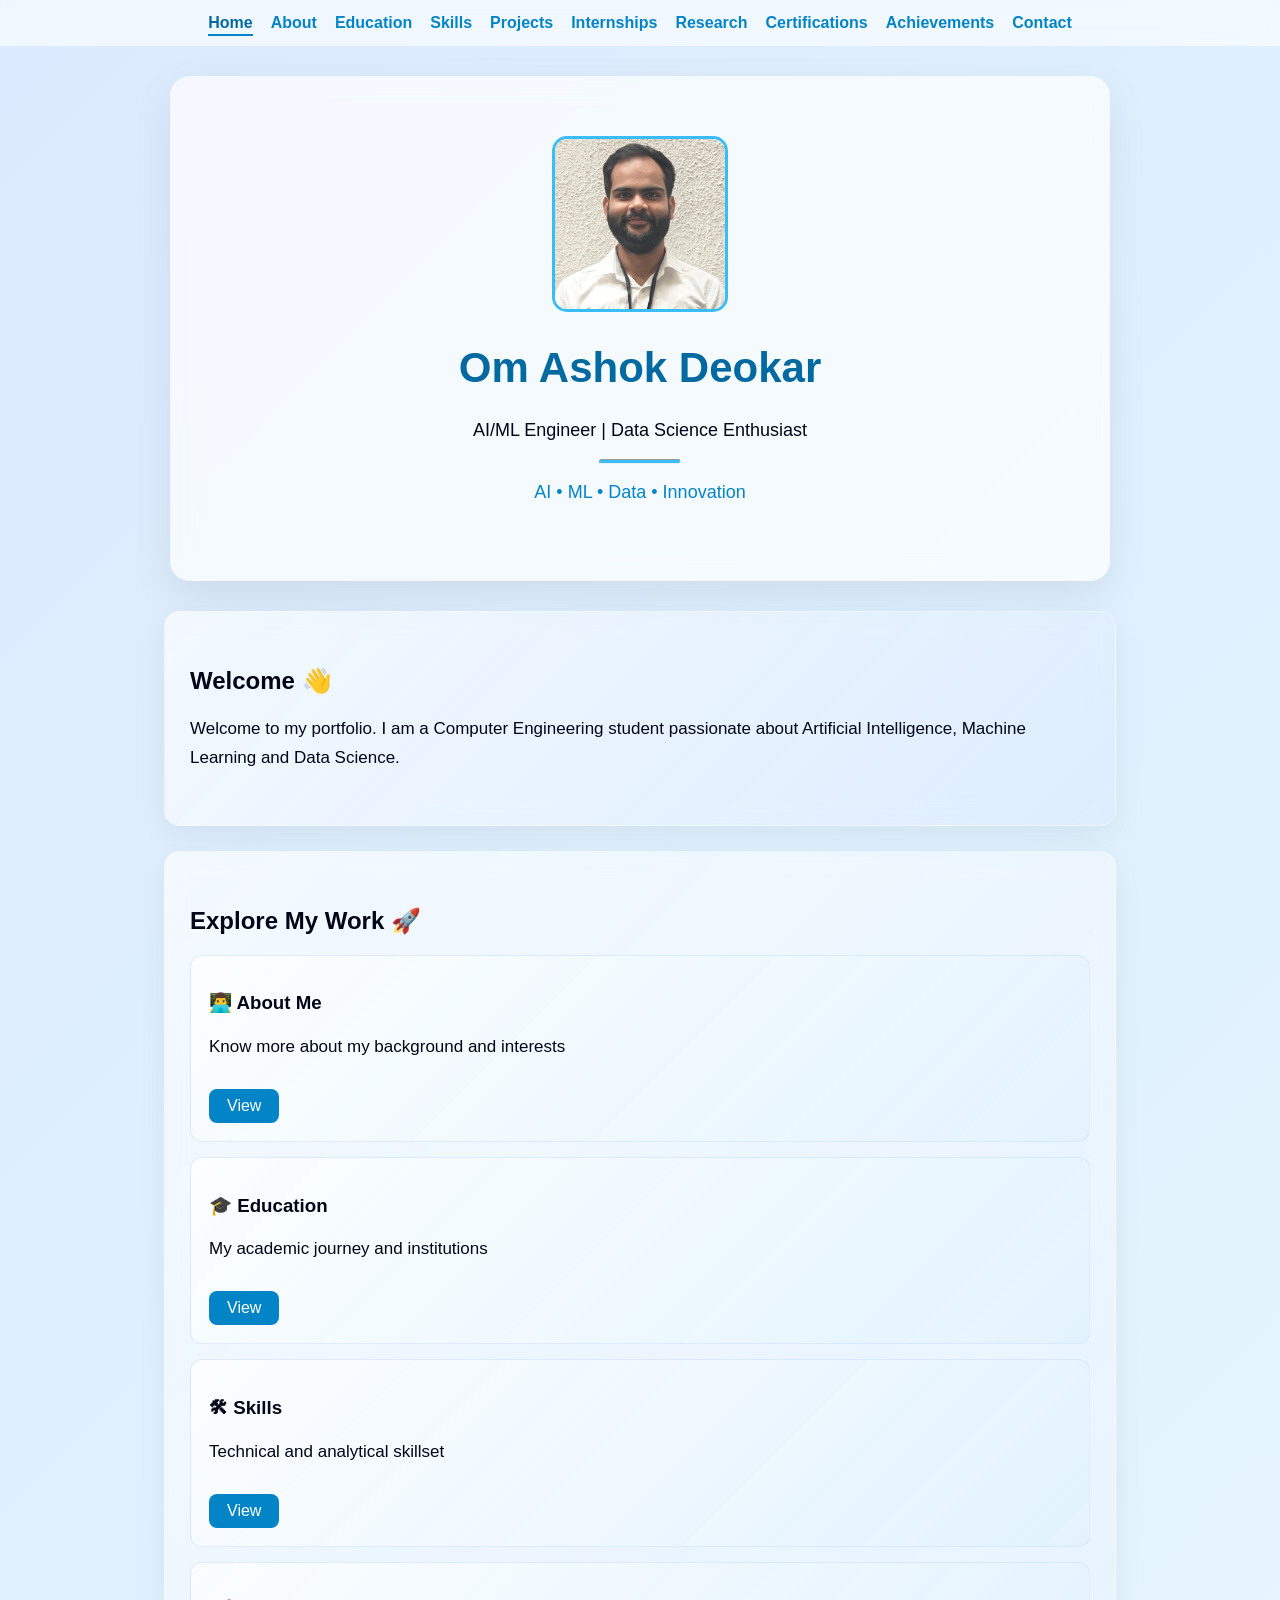
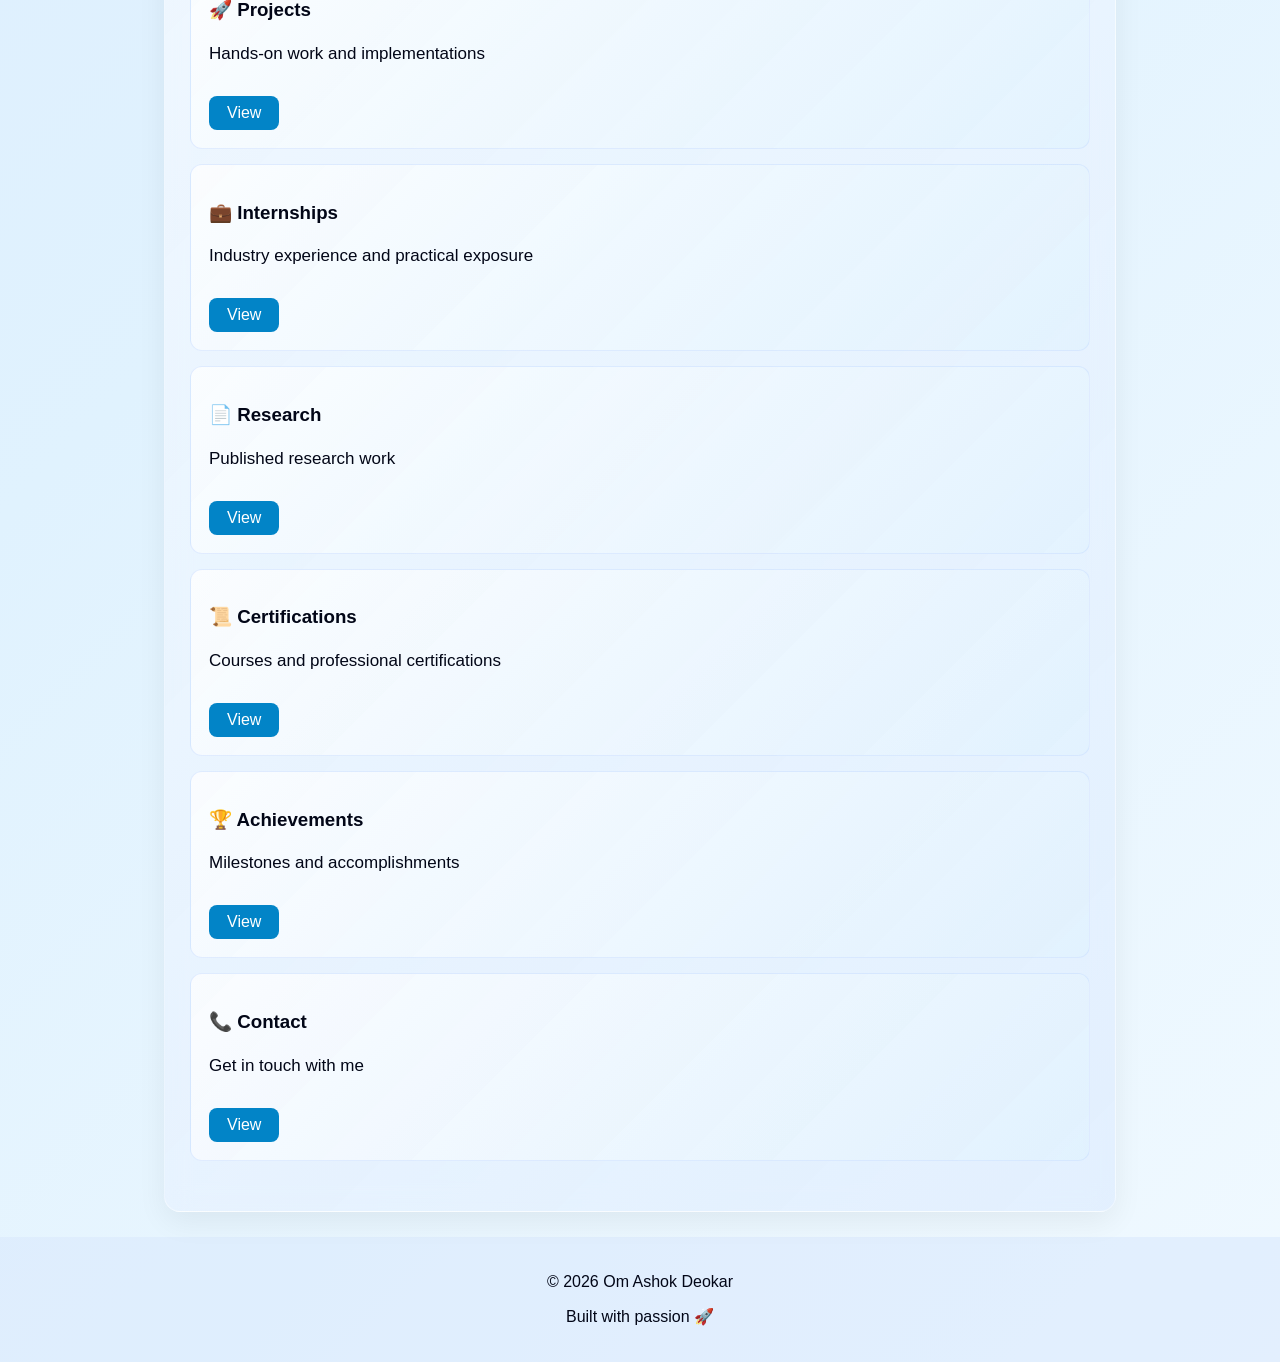
<file: Index.html>
<!DOCTYPE html>
<html lang="en">
<head>
  <meta charset="UTF-8">
  <meta name="viewport" content="width=device-width, initial-scale=1.0">
  <title>Om Ashok Deokar | Portfolio</title>
  <link rel="stylesheet" href="Style.css">
</head>

<body>

<!-- NAVBAR -->
<nav>
  <a href="Index.html" class="active">Home</a>
  <a href="About.html">About</a>
  <a href="Education.html">Education</a>
  <a href="Skills.html">Skills</a>
  <a href="Projects.html">Projects</a>
  <a href="Internships.html">Internships</a>
  <a href="Research.html">Research</a>
  <a href="Certifications.html">Certifications</a>
  <a href="Achievements.html">Achievements</a>
  <a href="Contact.html">Contact</a>
</nav>

<!-- HERO -->
<header class="hero">
  <img src="profile.jpg" class="profile-img">

  <h1 class="fade-in">Om Ashok Deokar</h1>

  <p id="typing"></p>

  <hr class="hero-line">

  <p class="floating-text">AI • ML • Data • Innovation</p>
</header>

<!-- HOME INTRO -->
<section>
  <h2>Welcome 👋</h2>
  <p>
    Welcome to my portfolio. I am a Computer Engineering student passionate about 
    Artificial Intelligence, Machine Learning and Data Science.
  </p>
</section>

<!-- QUICK NAV CARDS -->
<section>
  <h2>Explore My Work 🚀</h2>

  <div class="project">
    <h3>👨‍💻 About Me</h3>
    <p>Know more about my background and interests</p>
    <a href="about.html" class="button">View</a>
  </div>

  <div class="project">
    <h3>🎓 Education</h3>
    <p>My academic journey and institutions</p>
    <a href="education.html" class="button">View</a>
  </div>

  <div class="project">
    <h3>🛠 Skills</h3>
    <p>Technical and analytical skillset</p>
    <a href="skills.html" class="button">View</a>
  </div>

  <div class="project">
    <h3>🚀 Projects</h3>
    <p>Hands-on work and implementations</p>
    <a href="projects.html" class="button">View</a>
  </div>

  <div class="project">
    <h3>💼 Internships</h3>
    <p>Industry experience and practical exposure</p>
    <a href="internships.html" class="button">View</a>
  </div>

  <div class="project">
    <h3>📄 Research</h3>
    <p>Published research work</p>
    <a href="research.html" class="button">View</a>
  </div>

  <div class="project">
    <h3>📜 Certifications</h3>
    <p>Courses and professional certifications</p>
    <a href="certifications.html" class="button">View</a>
  </div>

  <div class="project">
    <h3>🏆 Achievements</h3>
    <p>Milestones and accomplishments</p>
    <a href="achievements.html" class="button">View</a>
  </div>

  <div class="project">
    <h3>📞 Contact</h3>
    <p>Get in touch with me</p>
    <a href="contact.html" class="button">View</a>
  </div>

</section>

<!-- FOOTER -->
<footer>
  <p>© 2026 Om Ashok Deokar</p>
  <p>Built with passion 🚀</p>
</footer>

<!-- TYPING EFFECT -->
<script>
const text = "AI/ML Engineer | Data Science Enthusiast";
let i = 0;

function type() {
  if (i < text.length) {
    document.getElementById("typing").innerHTML += text.charAt(i);
    i++;
    setTimeout(type, 40);
  }
}

type();
</script>

</body>
</html>
</file>
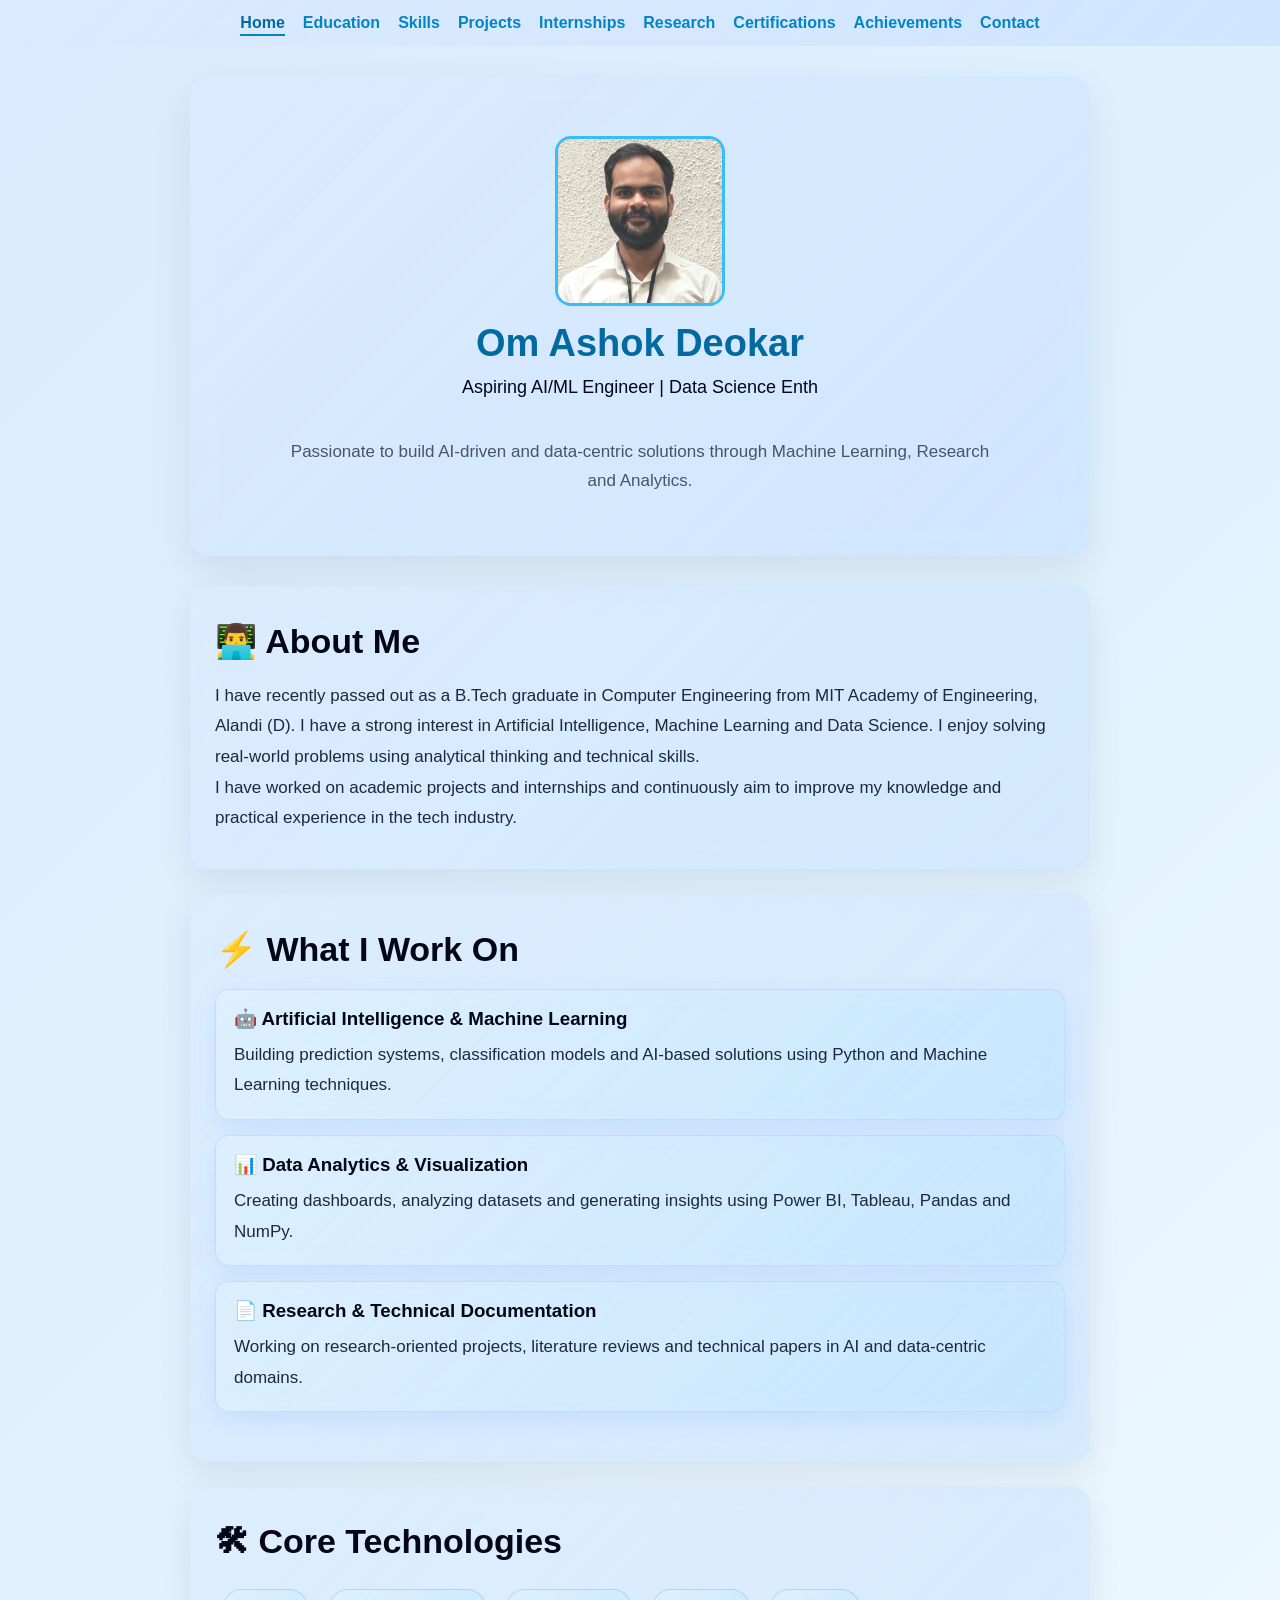
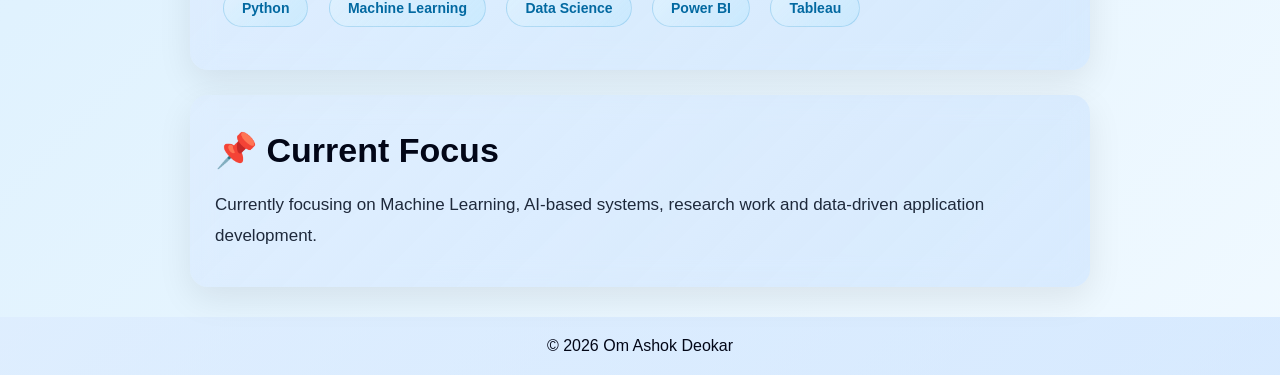
<file: index.html>
<!DOCTYPE html>
<html lang="en">
<head>
  <meta charset="UTF-8">
  <title>Om Ashok Deokar | Portfolio</title>
  <link rel="stylesheet" href="style.css">
</head>

<body>

<!-- NAVBAR -->
<nav>
  <a href="index.html" class="active">Home</a>
  <a href="education.html">Education</a>
  <a href="skills.html">Skills</a>
  <a href="projects.html">Projects</a>
  <a href="internships.html">Internships</a>
  <a href="research.html">Research</a>
  <a href="certifications.html">Certifications</a>
  <a href="achievements.html">Achievements</a>
  <a href="contact.html">Contact</a>
</nav>

<!-- HERO -->
<div class="hero">
  <img src="profile.jpg" class="profile-img" alt="Profile">

  <h1>Om Ashok Deokar</h1>

  <!-- 🔥 Typing text -->
  <p class="subtitle typing-text"></p>

  <div class="hero-line"></div>

  <p class="highlight typing-sub"></p>
  <p class="hero-desc">
  Passionate to build AI-driven and data-centric solutions through
  Machine Learning, Research and Analytics.
</p>
</div>

  <section>
  <h2>👨‍💻 About Me</h2>
  <p>
    I have recently passed out as a B.Tech graduate in Computer Engineering from MIT Academy of Engineering, Alandi (D). I have a strong interest in Artificial Intelligence,
    Machine Learning and Data Science. I enjoy solving real-world problems using
    analytical thinking and technical skills.
  </p>
  <p>
    I have worked on academic projects and internships and continuously aim to improve
    my knowledge and practical experience in the tech industry.
  </p>
</section>

  <section>

<h2>⚡ What I Work On</h2>

<div class="project">
  <h3>🤖 Artificial Intelligence & Machine Learning</h3>
  <p>
    Building prediction systems, classification models and AI-based
    solutions using Python and Machine Learning techniques.
  </p>
</div>

<div class="project">
  <h3>📊 Data Analytics & Visualization</h3>
  <p>
    Creating dashboards, analyzing datasets and generating insights
    using Power BI, Tableau, Pandas and NumPy.
  </p>
</div>

<div class="project">
  <h3>📄 Research & Technical Documentation</h3>
  <p>
    Working on research-oriented projects, literature reviews and
    technical papers in AI and data-centric domains.
  </p>
</div>

</section>

  <section>

<h2>🛠 Core Technologies</h2>

<div class="skills-box">

<span>Python</span>
<span>Machine Learning</span>
<span>Data Science</span> 
<span>Power BI</span>
<span>Tableau</span>

</div>

</section>

  <section>

<h2>📌 Current Focus</h2>

<p>
Currently focusing on Machine Learning, AI-based systems,
research work and data-driven application development.
</p>

</section>



<!-- FOOTER -->
<footer>
  <p>© 2026 Om Ashok Deokar</p>
</footer>

<!-- 🔥 TYPING SCRIPT -->
<script>
const text1 = "Aspiring AI/ML Engineer | Data Science Enthusiast";
const text2 = "AI • ML • Data Science • Innovation";

let i = 0;
let j = 0;

function typeMain() {
  if (i < text1.length) {
    document.querySelector(".typing-text").textContent += text1.charAt(i);
    i++;
    setTimeout(typeMain, 40);
  } else {
    setTimeout(typeSub, 400);
  }
}

function typeSub() {
  if (j < text2.length) {
    document.querySelector(".typing-sub").textContent += text2.charAt(j);
    j++;
    setTimeout(typeSub, 40);
  }
}

window.onload = typeMain;
</script>

</body>
</html>
</file>
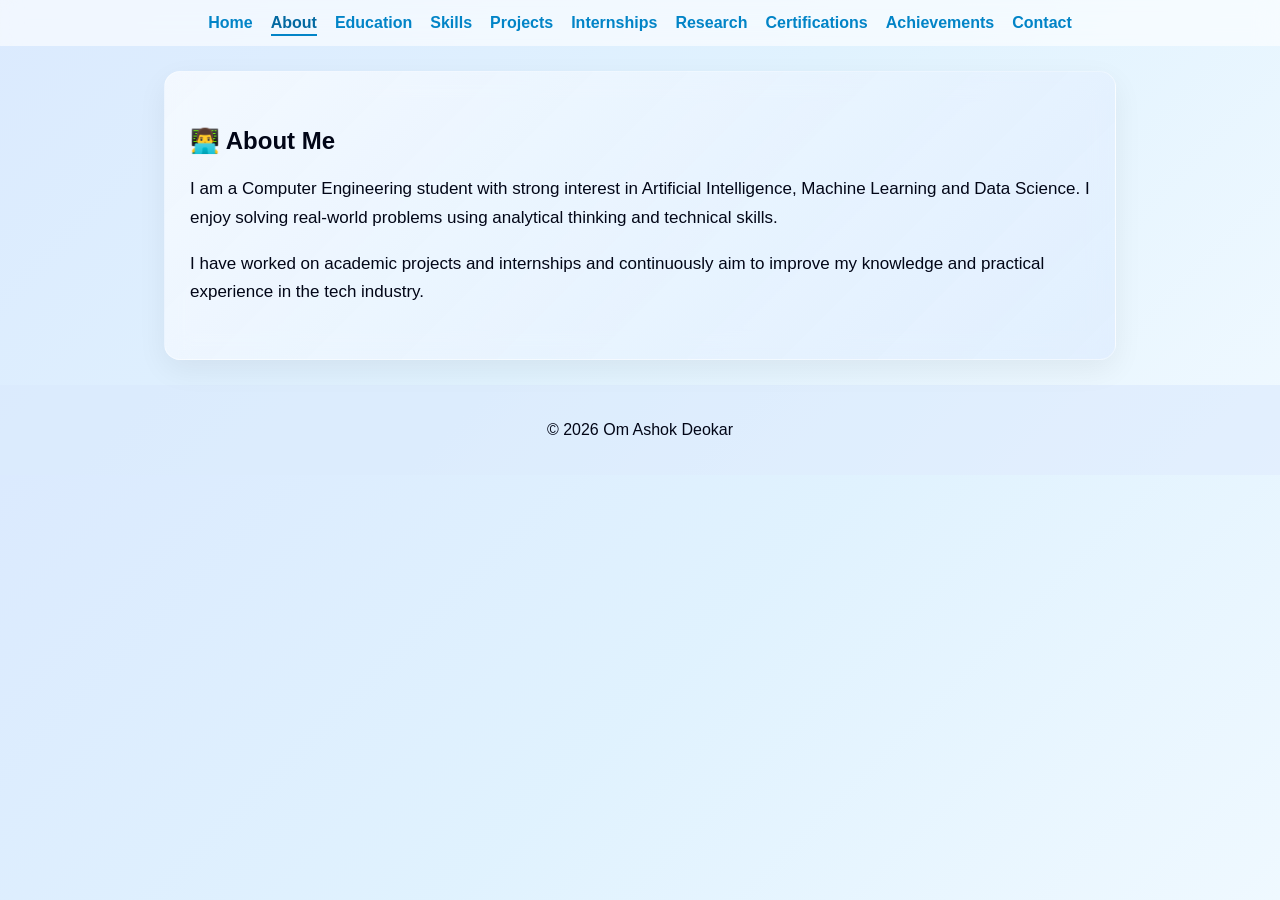
<file: About.html>
<!DOCTYPE html>
<html lang="en">
<head>
  <meta charset="UTF-8">
  <title>About | Om Deokar</title>
  <link rel="stylesheet" href="Style.css">
</head>

<body>

<nav>
  <a href="index.html">Home</a>
  <a href="about.html" class="active">About</a>
  <a href="education.html">Education</a>
  <a href="skills.html">Skills</a>
  <a href="projects.html">Projects</a>
  <a href="internships.html">Internships</a>
  <a href="research.html">Research</a>
  <a href="certifications.html">Certifications</a>
  <a href="achievements.html">Achievements</a>
  <a href="contact.html">Contact</a>
</nav>

<section>
  <h2>👨‍💻 About Me</h2>
  <p>
    I am a Computer Engineering student with strong interest in Artificial Intelligence,
    Machine Learning and Data Science. I enjoy solving real-world problems using
    analytical thinking and technical skills.
  </p>
  <p>
    I have worked on academic projects and internships and continuously aim to improve
    my knowledge and practical experience in the tech industry.
  </p>
</section>

<footer>
  <p>© 2026 Om Ashok Deokar</p>
</footer>

</body>
</html>
</file>
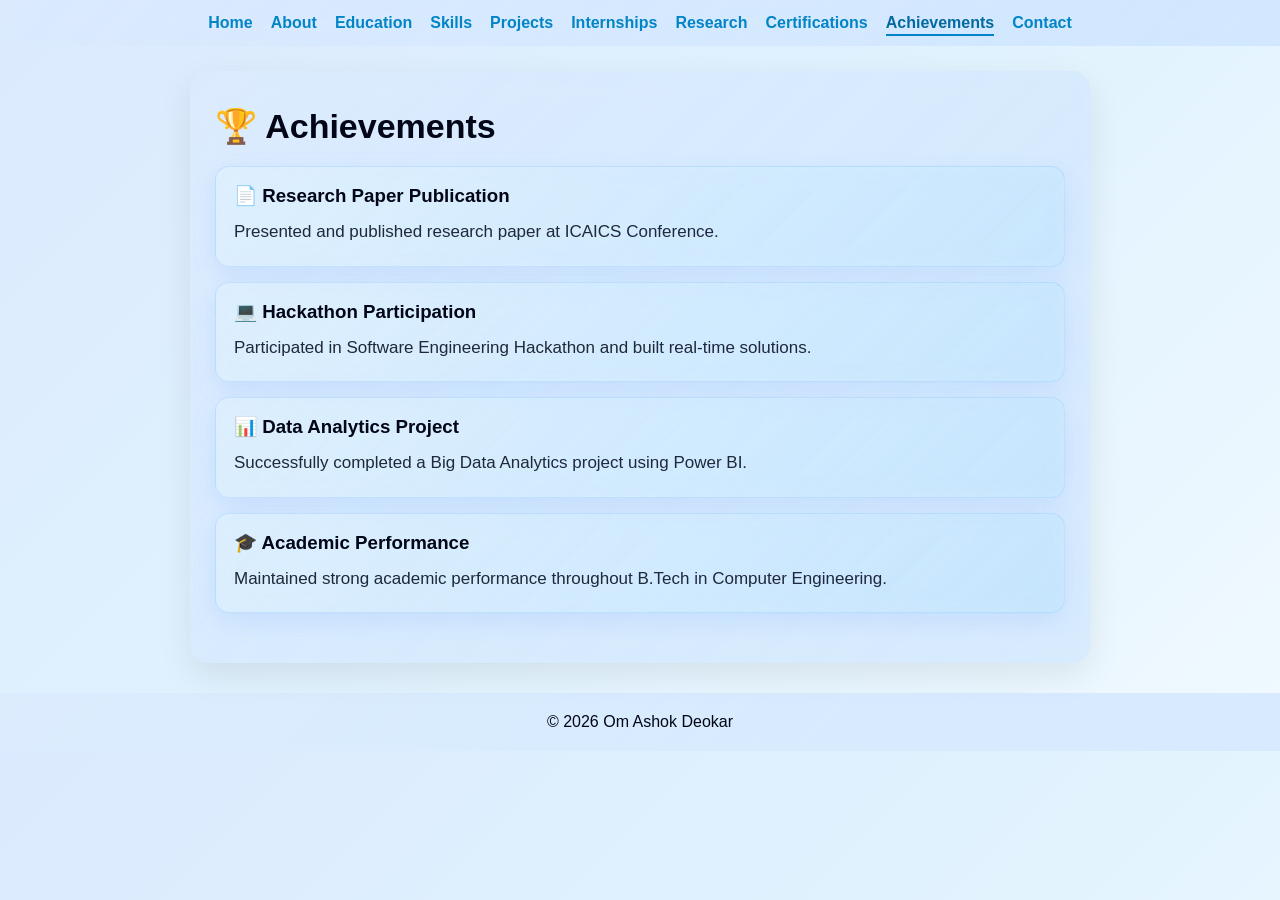
<file: acheivements.html>
<!DOCTYPE html>
<html lang="en">
<head>
  <meta charset="UTF-8">
  <title>Achievements | Om Deokar</title>
  <link rel="stylesheet" href="style.css">
</head>

<body>

<!-- NAVBAR -->
<nav>
  <a href="index.html">Home</a>
  <a href="about.html">About</a>
  <a href="education.html">Education</a>
  <a href="skills.html">Skills</a>
  <a href="projects.html">Projects</a>
  <a href="internships.html">Internships</a>
  <a href="research.html">Research</a>
  <a href="certifications.html">Certifications</a>
  <a href="achievements.html" class="active">Achievements</a>
  <a href="contact.html">Contact</a>
</nav>

<!-- SECTION -->
<section>
  <h2>🏆 Achievements</h2>

  <!-- Achievement 1 -->
  <div class="project">
    <h3>📄 Research Paper Publication</h3>
    <p>
      Presented and published research paper at ICAICS Conference.
    </p>
  </div>

  <!-- Achievement 2 -->
  <div class="project">
    <h3>💻 Hackathon Participation</h3>
    <p>
      Participated in Software Engineering Hackathon and built real-time solutions.
    </p>
  </div>

  <!-- Achievement 3 -->
  <div class="project">
    <h3>📊 Data Analytics Project</h3>
    <p>
      Successfully completed a Big Data Analytics project using Power BI.
    </p>
  </div>

  <!-- Achievement 4 -->
  <div class="project">
    <h3>🎓 Academic Performance</h3>
    <p>
      Maintained strong academic performance throughout B.Tech in Computer Engineering.
    </p>
  </div>

</section>

<!-- FOOTER -->
<footer>
  <p>© 2026 Om Ashok Deokar</p>
</footer>

</body>
</html>
</file>
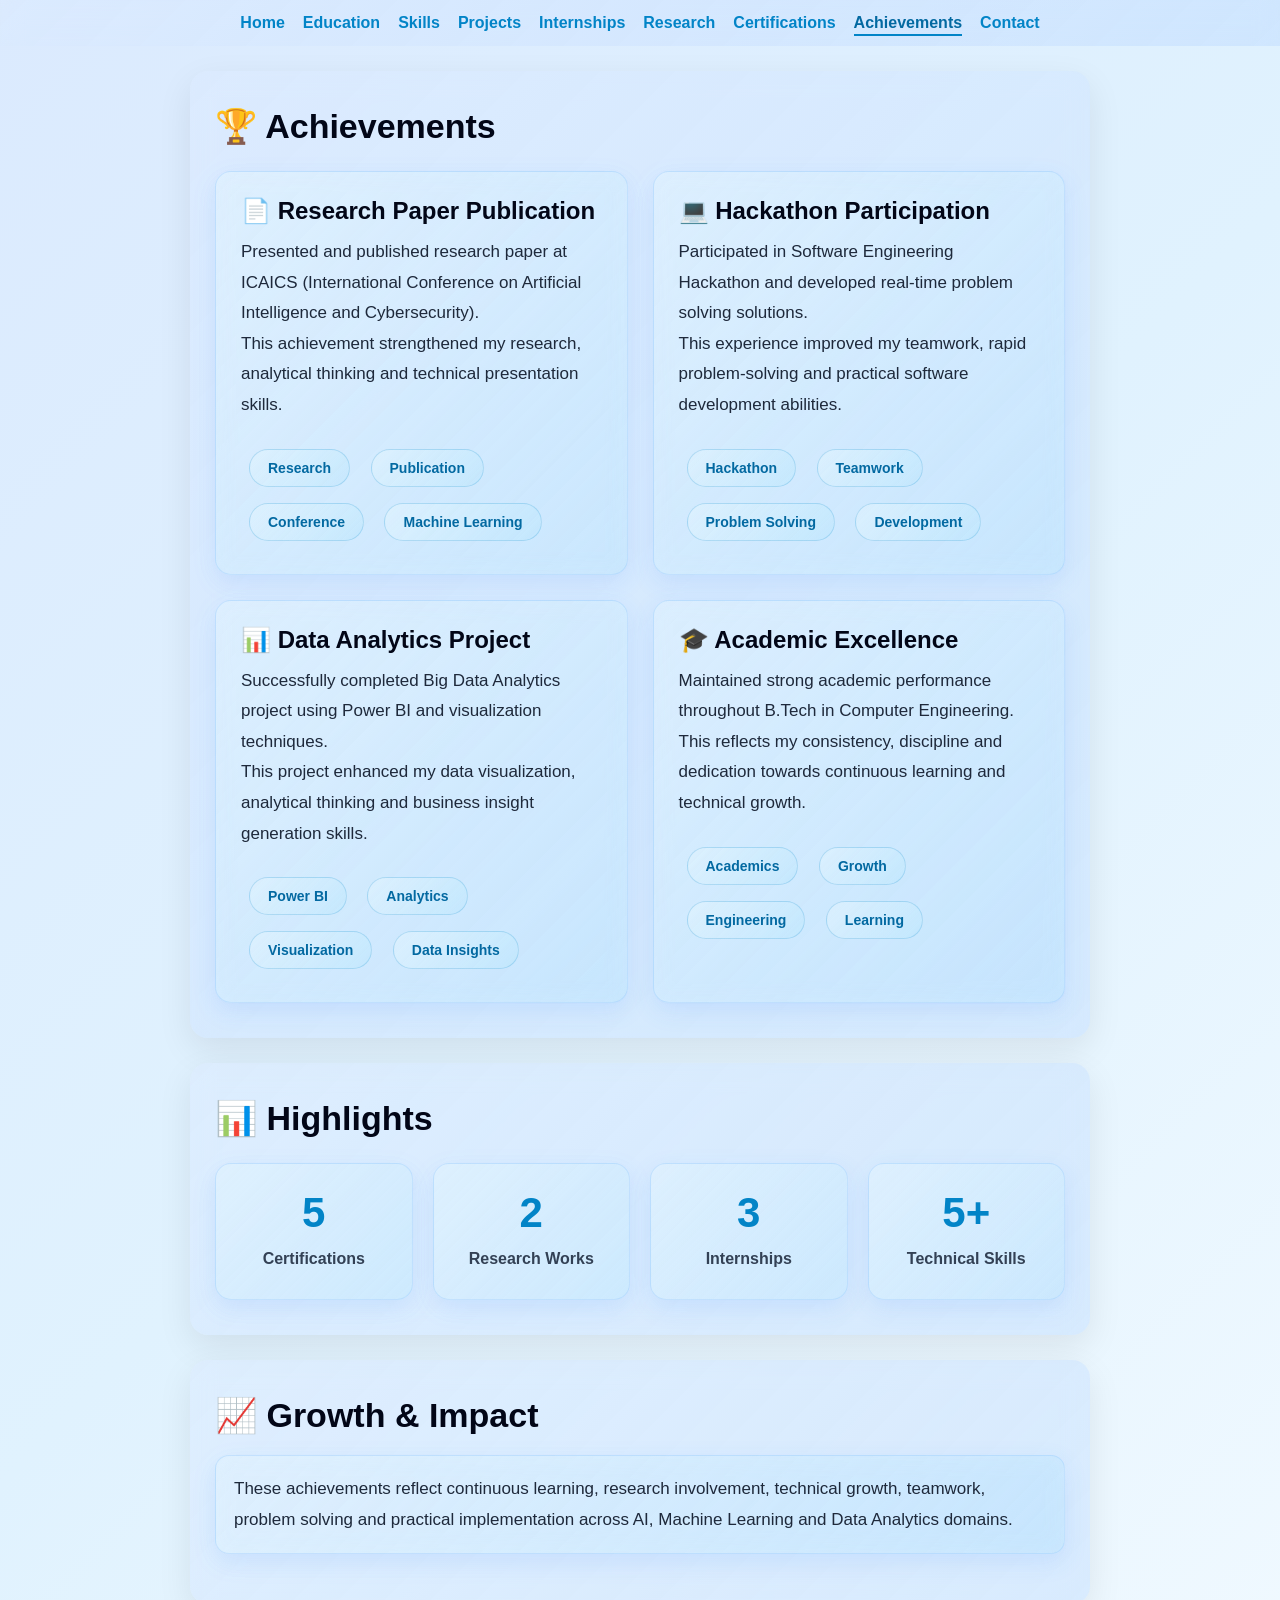
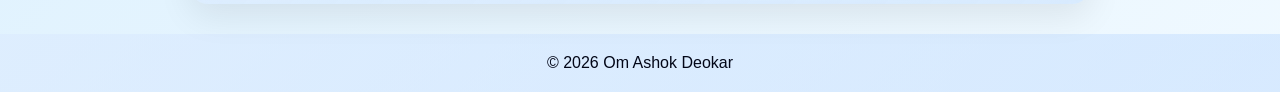
<file: achievements.html>
<!DOCTYPE html>
<html lang="en">

<head>

  <meta charset="UTF-8">
  <meta name="viewport" content="width=device-width, initial-scale=1.0">

  <title>Achievements | Om Deokar</title>

  <link rel="stylesheet" href="style.css?v=2">

</head>
<body>

<!-- NAVBAR -->
<nav>

  <a href="index.html">Home</a>
  <a href="education.html">Education</a>
  <a href="skills.html">Skills</a>
  <a href="projects.html">Projects</a>
  <a href="internships.html">Internships</a>
  <a href="research.html">Research</a>
  <a href="certifications.html">Certifications</a>
  <a href="achievements.html" class="active">Achievements</a>
  <a href="contact.html">Contact</a>

</nav>

<!-- ACHIEVEMENTS -->
<section>

  <h2>🏆 Achievements</h2>

  <div class="achievement-grid">

    <!-- RESEARCH -->
    <div class="achievement-card">

      <h3>📄 Research Paper Publication</h3>

      <p>
        Presented and published research paper at ICAICS
        (International Conference on Artificial Intelligence
        and Cybersecurity).
      </p>

      <p>
  This achievement strengthened my research, analytical
  thinking and technical presentation skills.
</p>

      <div class="skills-box">

        <span>Research</span>
        <span>Publication</span>
        <span>Conference</span>
        <span>Machine Learning</span>

      </div>

    </div>

    <!-- HACKATHON -->
    <div class="achievement-card">

      <h3>💻 Hackathon Participation</h3>

      <p>
        Participated in Software Engineering Hackathon and
        developed real-time problem solving solutions.
      </p>

      <p>
  This experience improved my teamwork, rapid problem-solving
  and practical software development abilities.
</p>

      <div class="skills-box">

        <span>Hackathon</span>
        <span>Teamwork</span>
        <span>Problem Solving</span>
        <span>Development</span>

      </div>

    </div>

    <!-- DATA ANALYTICS -->
    <div class="achievement-card">

      <h3>📊 Data Analytics Project</h3>

      <p>
        Successfully completed Big Data Analytics project using
        Power BI and visualization techniques.
      </p>

      <p>
  This project enhanced my data visualization,
  analytical thinking and business insight generation skills.
</p>

      <div class="skills-box">

        <span>Power BI</span>
        <span>Analytics</span>
        <span>Visualization</span>
        <span>Data Insights</span>

      </div>

    </div>

    <!-- ACADEMIC -->
    <div class="achievement-card">

      <h3>🎓 Academic Excellence</h3>

      <p>
        Maintained strong academic performance throughout
        B.Tech in Computer Engineering.
      </p>

      <p>
  This reflects my consistency, discipline and dedication
  towards continuous learning and technical growth.
</p>

      <div class="skills-box">

        <span>Academics</span>
        <span>Growth</span>
        <span>Engineering</span>
        <span>Learning</span>

      </div>

    </div>

  </div>

</section>

<!-- HIGHLIGHTS -->
<section>

  <h2>📊 Highlights</h2>

  <div class="stats-grid">

    <div class="stat-card">
      <h3>5</h3>
      <p>Certifications</p>
    </div>

    <div class="stat-card">
      <h3>2</h3>
      <p>Research Works</p>
    </div>

    <div class="stat-card">
      <h3>3</h3>
      <p>Internships</p>
    </div>

    <div class="stat-card">
      <h3>5+</h3>
      <p>Technical Skills</p>
    </div>

  </div>

</section>

<!-- GROWTH -->
<section>

  <h2>📈 Growth & Impact</h2>

  <div class="project">

    <p>
      These achievements reflect continuous learning,
      research involvement, technical growth,
      teamwork, problem solving and practical implementation
      across AI, Machine Learning and Data Analytics domains.
    </p>

  </div>

</section>

<!-- FOOTER -->
<footer>

  <p>© 2026 Om Ashok Deokar</p>

</footer>

</body>
</html>
</file>
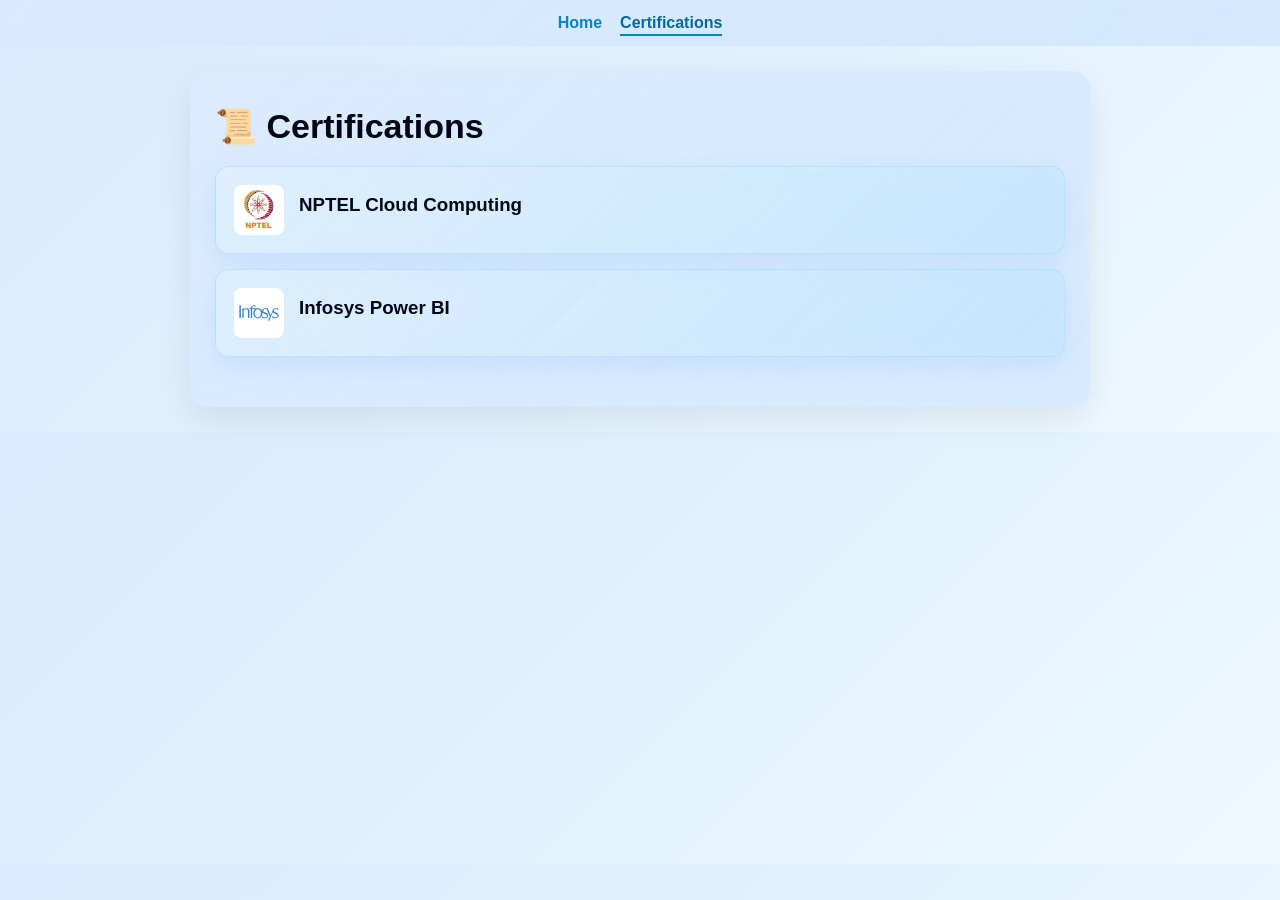
<file: Certifications.html>
<!DOCTYPE html>
<html>
<head>
<title>Certifications</title>
<link rel="stylesheet" href="style.css">
</head>

<body>

<nav>
<a href="index.html">Home</a>
<a href="certifications.html" class="active">Certifications</a>
</nav>

<section>
<h2>📜 Certifications</h2>

<div class="project">
<div class="edu-flex">
<img src="NPTEL.png" class="edu-logo">
<h3>NPTEL Cloud Computing</h3>
</div>
</div>

<div class="project">
<div class="edu-flex">
<img src="Infosys.png" class="edu-logo">
<h3>Infosys Power BI</h3>
</div>
</div>

</section>

</body>
</html>
</file>
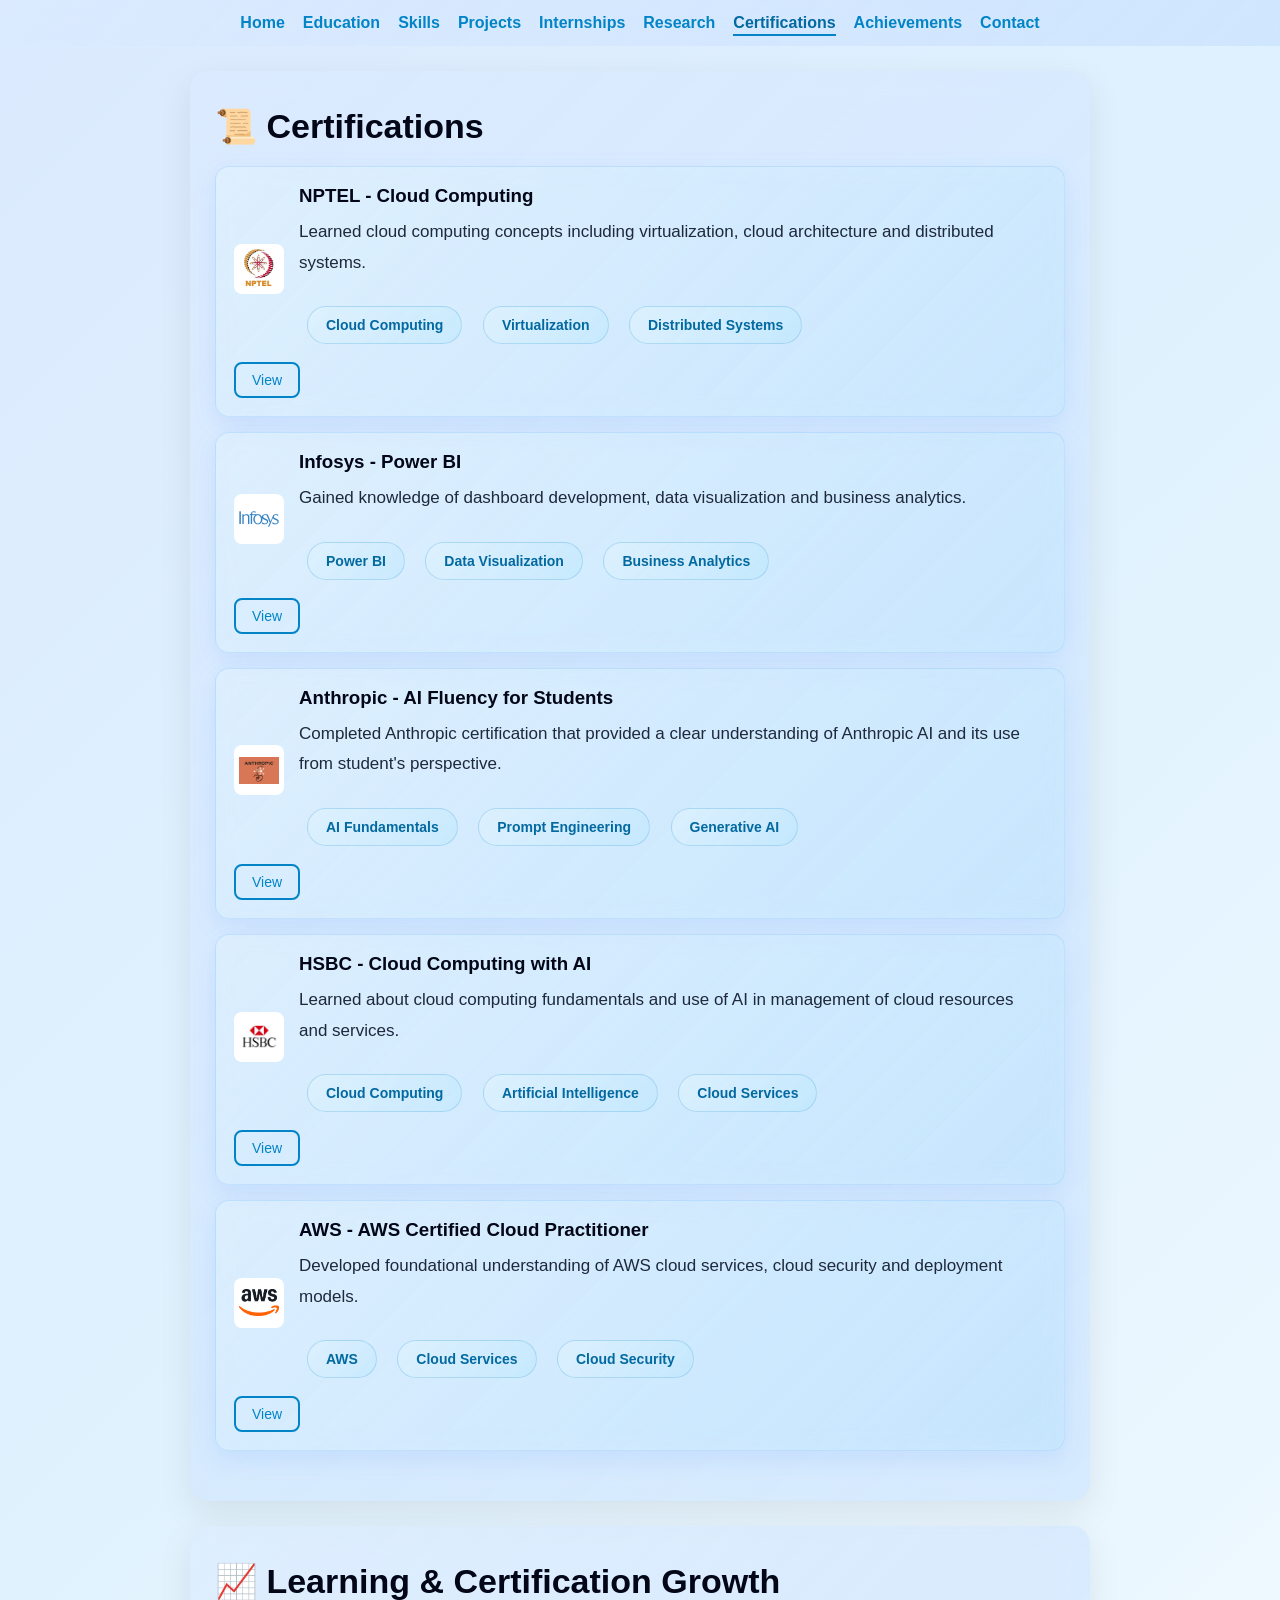
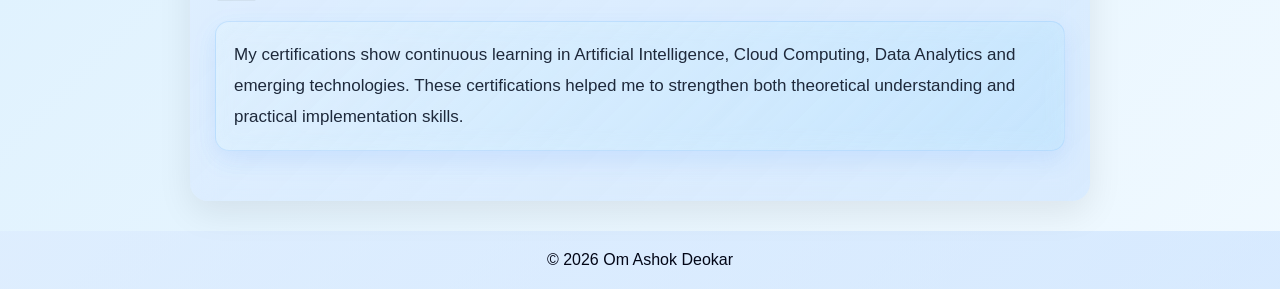
<file: certifications.html>
<!DOCTYPE html>
<html>

<head>

<title>Certifications | Om Deokar</title>
<link rel="stylesheet" href="style.css">

</head>

<body>

<!-- NAVBAR -->
<nav>

<a href="index.html">Home</a>
<a href="education.html">Education</a>
<a href="skills.html">Skills</a>
<a href="projects.html">Projects</a>
<a href="internships.html">Internships</a>
<a href="research.html">Research</a>
<a href="certifications.html" class="active">Certifications</a>
<a href="achievements.html">Achievements</a>
<a href="contact.html">Contact</a>

</nav>

<!-- CERTIFICATIONS -->
<section>

<h2>📜 Certifications</h2>

<!-- NPTEL -->
<div class="project">

  <div class="edu-flex">

    <img src="NPTEL.png" class="edu-logo">

    <div>

      <h3>NPTEL - Cloud Computing</h3>

      <p>
        Learned cloud computing concepts including virtualization,
        cloud architecture and distributed systems.
      </p>

      <div class="skills-box">

        <span>Cloud Computing</span>
        <span>Virtualization</span>
        <span>Distributed Systems</span>

      </div>

    </div>

  </div>

  <a href="Cloud.png" target="_blank" class="button-outline">
    View
  </a>

</div>

<!-- INFOSYS -->
<div class="project">

  <div class="edu-flex">

    <img src="Infosys.png" class="edu-logo">

    <div>

      <h3>Infosys - Power BI</h3>

      <p>
        Gained knowledge of dashboard development,
        data visualization and business analytics.
      </p>

      <div class="skills-box">

        <span>Power BI</span>
        <span>Data Visualization</span>
        <span>Business Analytics</span>

      </div>

    </div>

  </div>

  <a href="Infosysc.png" target="_blank" class="button-outline">
    View
  </a>

</div>

<!-- Anthropic -->
<div class="project">

  <div class="edu-flex">

    <img src="Anthropic.png" class="edu-logo">

    <div>

      <h3>Anthropic - AI Fluency for Students</h3>

      <p>
        Completed Anthropic certification that provided a clear understanding of Anthropic AI and its use from student's perspective.
      </p>

      <div class="skills-box">

        <span>AI Fundamentals</span>
        <span>Prompt Engineering</span>
        <span>Generative AI</span>

      </div>

    </div>

  </div>

  <a href="Claude.pdf" target="_blank" class="button-outline">
    View
  </a>

</div>

<!-- HSBC -->
<div class="project">

  <div class="edu-flex">

    <img src="HSBC.png" class="edu-logo">

    <div>

      <h3>HSBC - Cloud Computing with AI</h3>

      <p>
        Learned about cloud computing fundamentals and use of AI in management of cloud resources and services.
      </p>

      <div class="skills-box">

        <span>Cloud Computing</span>
        <span>Artificial Intelligence</span>
        <span>Cloud Services</span>
        

      </div>

    </div>

  </div>

  <a href="HSBC2.pdf" target="_blank" class="button-outline">
    View
  </a>

</div>

<!-- AWS -->
<div class="project">

  <div class="edu-flex">

    <img src="AWS.png" class="edu-logo">

    <div>

      <h3>AWS - AWS Certified Cloud Practitioner</h3>

      <p>
        Developed foundational understanding of AWS cloud services,
        cloud security and deployment models.
      </p>

      <div class="skills-box">

        <span>AWS</span>
        <span>Cloud Services</span>
        <span>Cloud Security</span>

      </div>

    </div>

  </div>

  <a href="AWS Certificate.png" target="_blank" class="button-outline">
    View
  </a>

</div>

</section>

<!-- CERTIFICATION SUMMARY -->
<section>

  <h2>📈 Learning & Certification Growth</h2>

  <div class="project">

    <p>
      My certifications show continuous learning in
      Artificial Intelligence, Cloud Computing,
      Data Analytics and emerging technologies.
      These certifications helped me to strengthen both
      theoretical understanding and practical implementation skills.
    </p>

  </div>

</section>

<!-- FOOTER -->
<footer>

<p>© 2026 Om Ashok Deokar</p>

</footer>

</body>
</html>
</file>
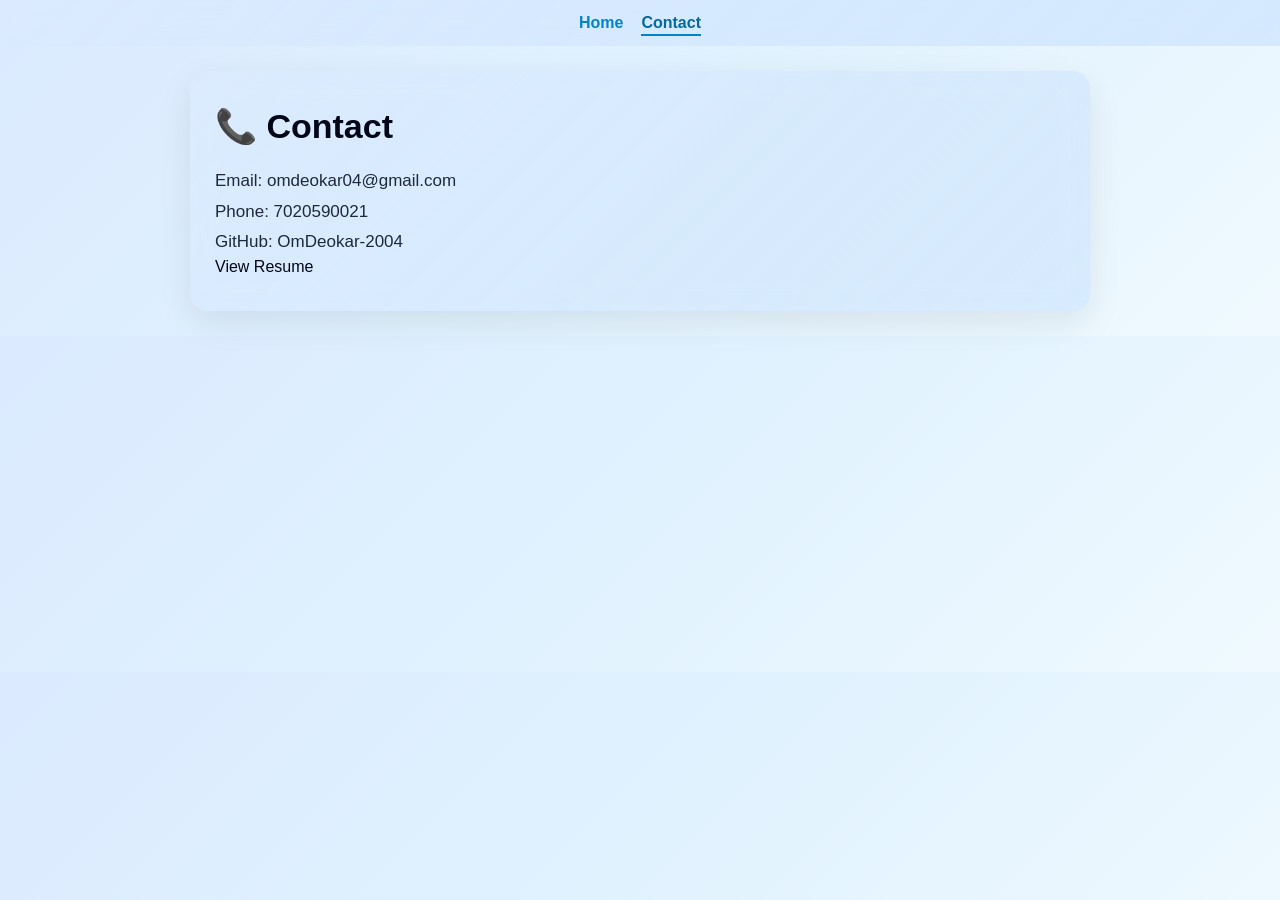
<file: Contact.html>
<!DOCTYPE html>
<html>
<head>
<title>Contact</title>
<link rel="stylesheet" href="style.css">
</head>

<body>

<nav>
<a href="index.html">Home</a>
<a href="contact.html" class="active">Contact</a>
</nav>

<section>
<h2>📞 Contact</h2>

<p>Email: omdeokar04@gmail.com</p>
<p>Phone: 7020590021</p>
<p>GitHub: OmDeokar-2004</p>

<a href="Resume.pdf" class="button">View Resume</a>

</section>

</body>
</html>
</file>
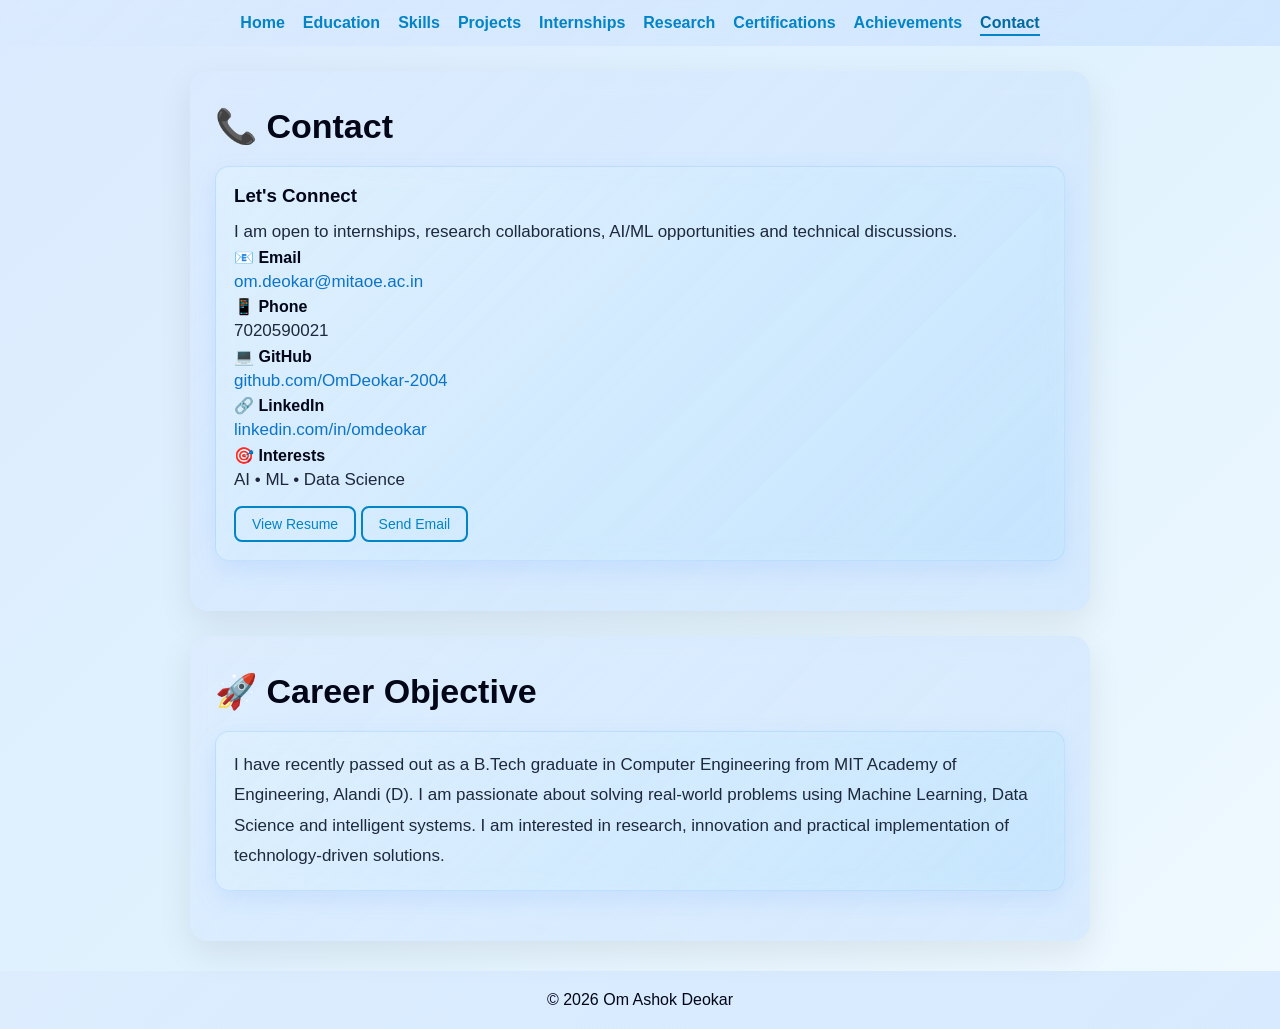
<file: contact.html>
<!DOCTYPE html>
<html>

<head>

<title>Contact | Om Deokar</title>
<link rel="stylesheet" href="style.css">

</head>

<body>

<!-- NAVBAR -->
<nav>

<a href="index.html">Home</a>
<a href="education.html">Education</a>
<a href="skills.html">Skills</a>
<a href="projects.html">Projects</a>
<a href="internships.html">Internships</a>
<a href="research.html">Research</a>
<a href="certifications.html">Certifications</a>
<a href="achievements.html">Achievements</a>
<a href="contact.html" class="active">Contact</a>

</nav>

<!-- CONTACT SECTION -->
<section>

<h2>📞 Contact</h2>

<div class="project">

  <h3>Let's Connect</h3>

  <p>
    I am open to internships, research collaborations,
    AI/ML opportunities and technical discussions.
  </p>

  <div class="contact-grid">

    <!-- EMAIL -->
    <div class="contact-card">

      <h4>📧 Email</h4>

      <p>
        <a href="mailto:om.deokar@mitaoe.ac.in.com" class="contact-link">
          om.deokar@mitaoe.ac.in
        </a>
      </p>

    </div>

    <!-- PHONE -->
    <div class="contact-card">

      <h4>📱 Phone</h4>

      <p>7020590021</p>

    </div>

    <!-- GITHUB -->
<div class="contact-card">

  <h4>💻 GitHub</h4>

  <p>
    <a href="https://github.com/OmDeokar-2004"
       target="_blank"
       class="contact-link">

       github.com/OmDeokar-2004

    </a>
  </p>

</div>

<!-- LINKEDIN -->
<div class="contact-card">

  <h4>🔗 LinkedIn</h4>

  <p>
    <a href="www.linkedin.com/in/omdeokar"
   target="_blank"
   class="contact-link">
   linkedin.com/in/omdeokar
</a>
  </p>

</div>

    <!-- INTERESTS -->
    <div class="contact-card">

      <h4>🎯 Interests</h4>

      <p>AI • ML • Data Science</p>

    </div>

  </div>

  <!-- BUTTONS -->
  <div class="contact-buttons">

    <!-- RESUME -->
    <a href="Resume.pdf"
       target="_blank"
       class="button-outline">

      View Resume

    </a>

    <!-- EMAIL BUTTON -->
    <a href="https://mail.google.com/mail/u/0/?ogbl#inbox?compose=GTvVlcSDbvBztwWvjNhMvqjlRZnhdWJncntWwNJRzVqzWsbvGzVJJZGlxnGwnXKdWZVdVQXqXnpsw"
       target="_blank"
       class="button-outline">

      Send Email

    </a>

  </div>

</div>

</section>

<!-- CAREER OBJECTIVE -->
<section>

<h2>🚀 Career Objective</h2>

<div class="project">

  <p>
    
I have recently passed out as a B.Tech graduate in Computer Engineering from MIT Academy of Engineering, Alandi (D). I am passionate about solving real-world problems using Machine Learning, Data Science and intelligent systems. I am interested in research, innovation and practical implementation of technology-driven solutions.

  </p>

</div>

</section>

<!-- FOOTER -->
<footer>

<p>© 2026 Om Ashok Deokar</p>

</footer>

</body>
</html>
</file>
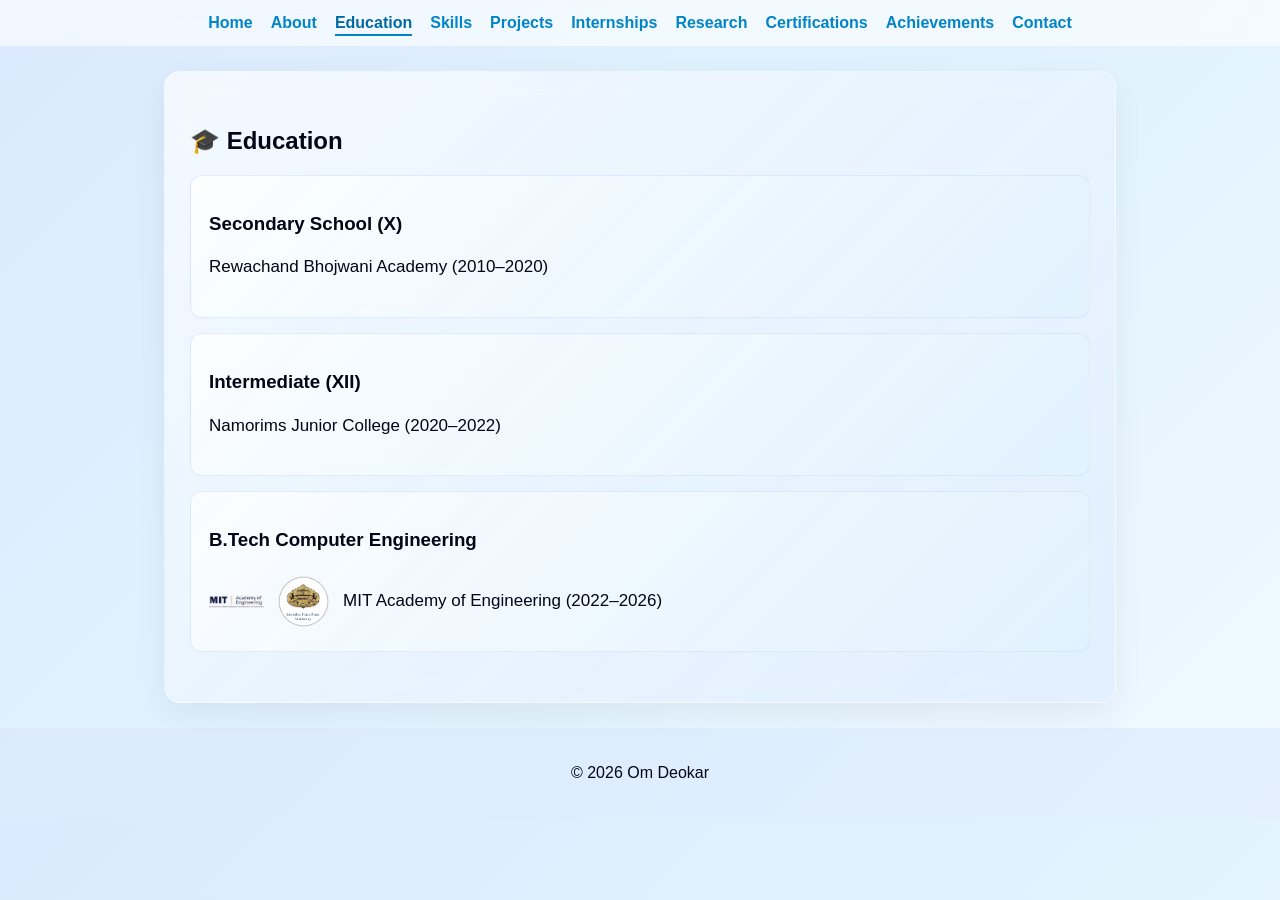
<file: Education.html>
<!DOCTYPE html>
<html lang="en">
<head>
  <meta charset="UTF-8">
  <title>Education | Om Deokar</title>
  <link rel="stylesheet" href="Style.css">
</head>

<body>

<nav>
  <a href="index.html">Home</a>
  <a href="about.html">About</a>
  <a href="education.html" class="active">Education</a>
  <a href="skills.html">Skills</a>
  <a href="projects.html">Projects</a>
  <a href="internships.html">Internships</a>
  <a href="research.html">Research</a>
  <a href="certifications.html">Certifications</a>
  <a href="achievements.html">Achievements</a>
  <a href="contact.html">Contact</a>
</nav>

<section>
  <h2>🎓 Education</h2>

  <div class="project">
    <h3>Secondary School (X)</h3>
    <p>Rewachand Bhojwani Academy (2010–2020)</p>
  </div>

  <div class="project">
    <h3>Intermediate (XII)</h3>
    <p>Namorims Junior College (2020–2022)</p>
  </div>

  <div class="project">
    <h3>B.Tech Computer Engineering</h3>
    <div class="edu-flex">
      <img src="mit-logo.png" class="edu-logo">
      <img src="SPPU1.png" class="edu-logo">
      <p>MIT Academy of Engineering (2022–2026)</p>
    </div>
  </div>

</section>

<footer>
  <p>© 2026 Om Deokar</p>
</footer>

</body>
</html>
</file>
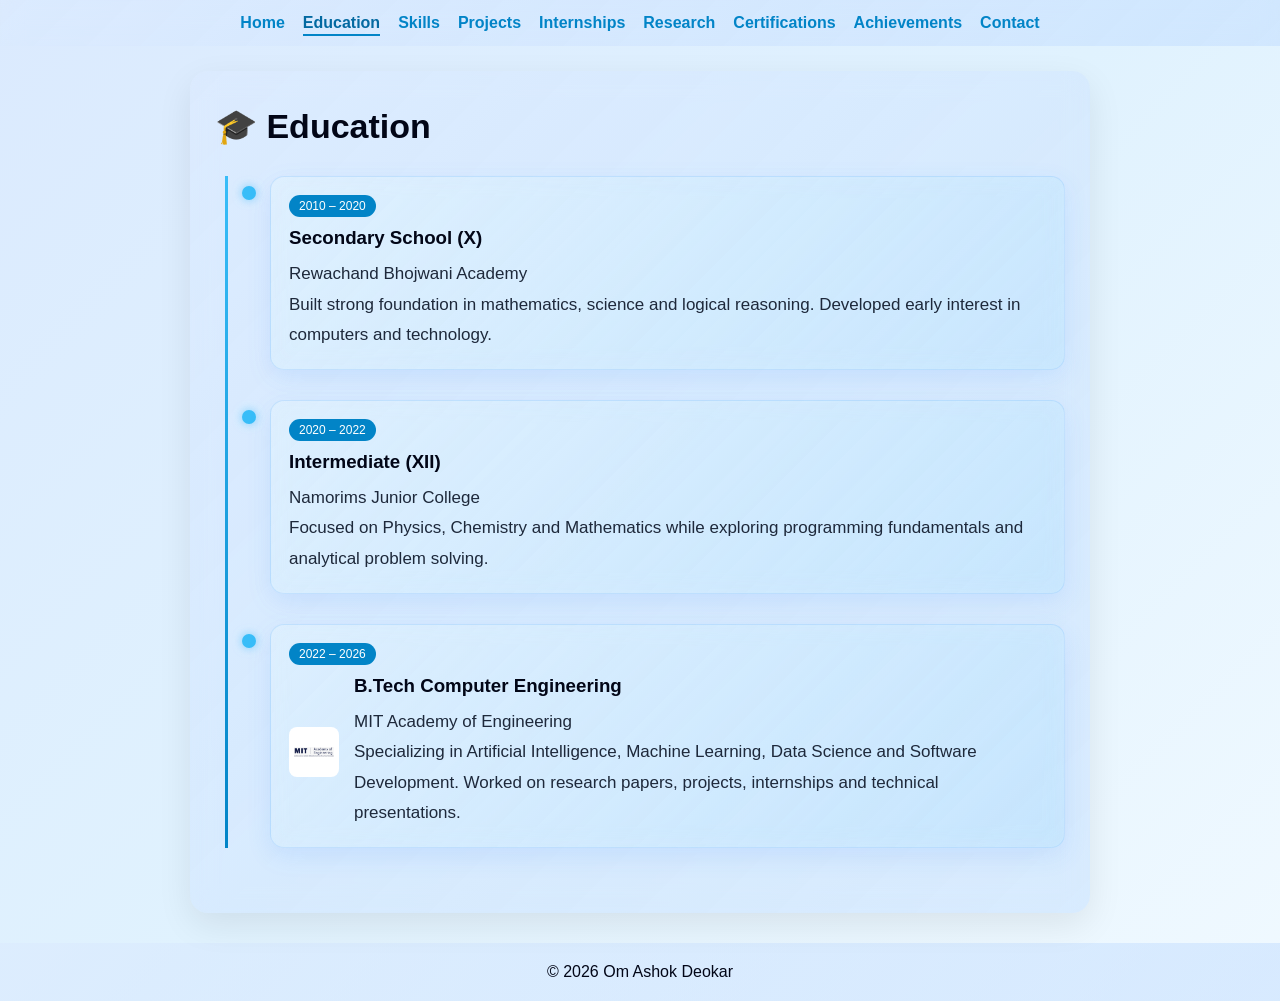
<file: education.html>
<!DOCTYPE html>
<html lang="en">
<head>
  <meta charset="UTF-8">
  <title>Education | Om Deokar</title>
  <link rel="stylesheet" href="style.css">
</head>

<body>

<!-- NAVBAR -->
<nav>
  <a href="index.html">Home</a>
  <a href="education.html" class='active'>Education</a>
  <a href="skills.html">Skills</a>
  <a href="projects.html">Projects</a>
  <a href="internships.html">Internships</a>
  <a href="research.html">Research</a>
  <a href="certifications.html">Certifications</a>
  <a href="achievements.html">Achievements</a>
  <a href="contact.html">Contact</a>
</nav>

<!-- EDUCATION -->
<section class="timeline-section">
  <h2>🎓 Education</h2>

  <div class="timeline">

   

    <!-- X -->
    <div class="timeline-item">
      <div class="timeline-dot"></div>

      <div class="timeline-content">
        <span class="date-badge">2010 – 2020</span>

        <h3>Secondary School (X)</h3>

<p>Rewachand Bhojwani Academy</p>

<p>
Built strong foundation in mathematics, science and logical reasoning.
Developed early interest in computers and technology.
</p>
      </div>
    </div>

     <!-- XII -->
    <div class="timeline-item">
      <div class="timeline-dot"></div>

      <div class="timeline-content">
        <span class="date-badge">2020 – 2022</span>

        <h3>Intermediate (XII)</h3>

<p>Namorims Junior College</p>

<p>
Focused on Physics, Chemistry and Mathematics while exploring
programming fundamentals and analytical problem solving.
</p>
      </div>
    </div>

      <!-- BTECH -->
    <div class="timeline-item">
      <div class="timeline-dot"></div>

      <div class="timeline-content">
        <span class="date-badge">2022 – 2026</span>

        <div class="edu-flex">

          <!-- MIT LOGO -->
          <img src="mit-logo.png" class="edu-logo" alt="MIT Logo">

          <!-- TEXT BLOCK -->
          <div>

  <h3>B.Tech Computer Engineering</h3>

  <p>MIT Academy of Engineering</p>

  <p>
Specializing in Artificial Intelligence, Machine Learning,
Data Science and Software Development.
Worked on research papers, projects, internships and technical presentations.
  </p>

  

</div>

        </div>
      </div>
    </div>

  </div>
</section>

<!-- FOOTER -->
<footer>
  <p>© 2026 Om Ashok Deokar</p>
</footer>

</body>
</html>
</file>
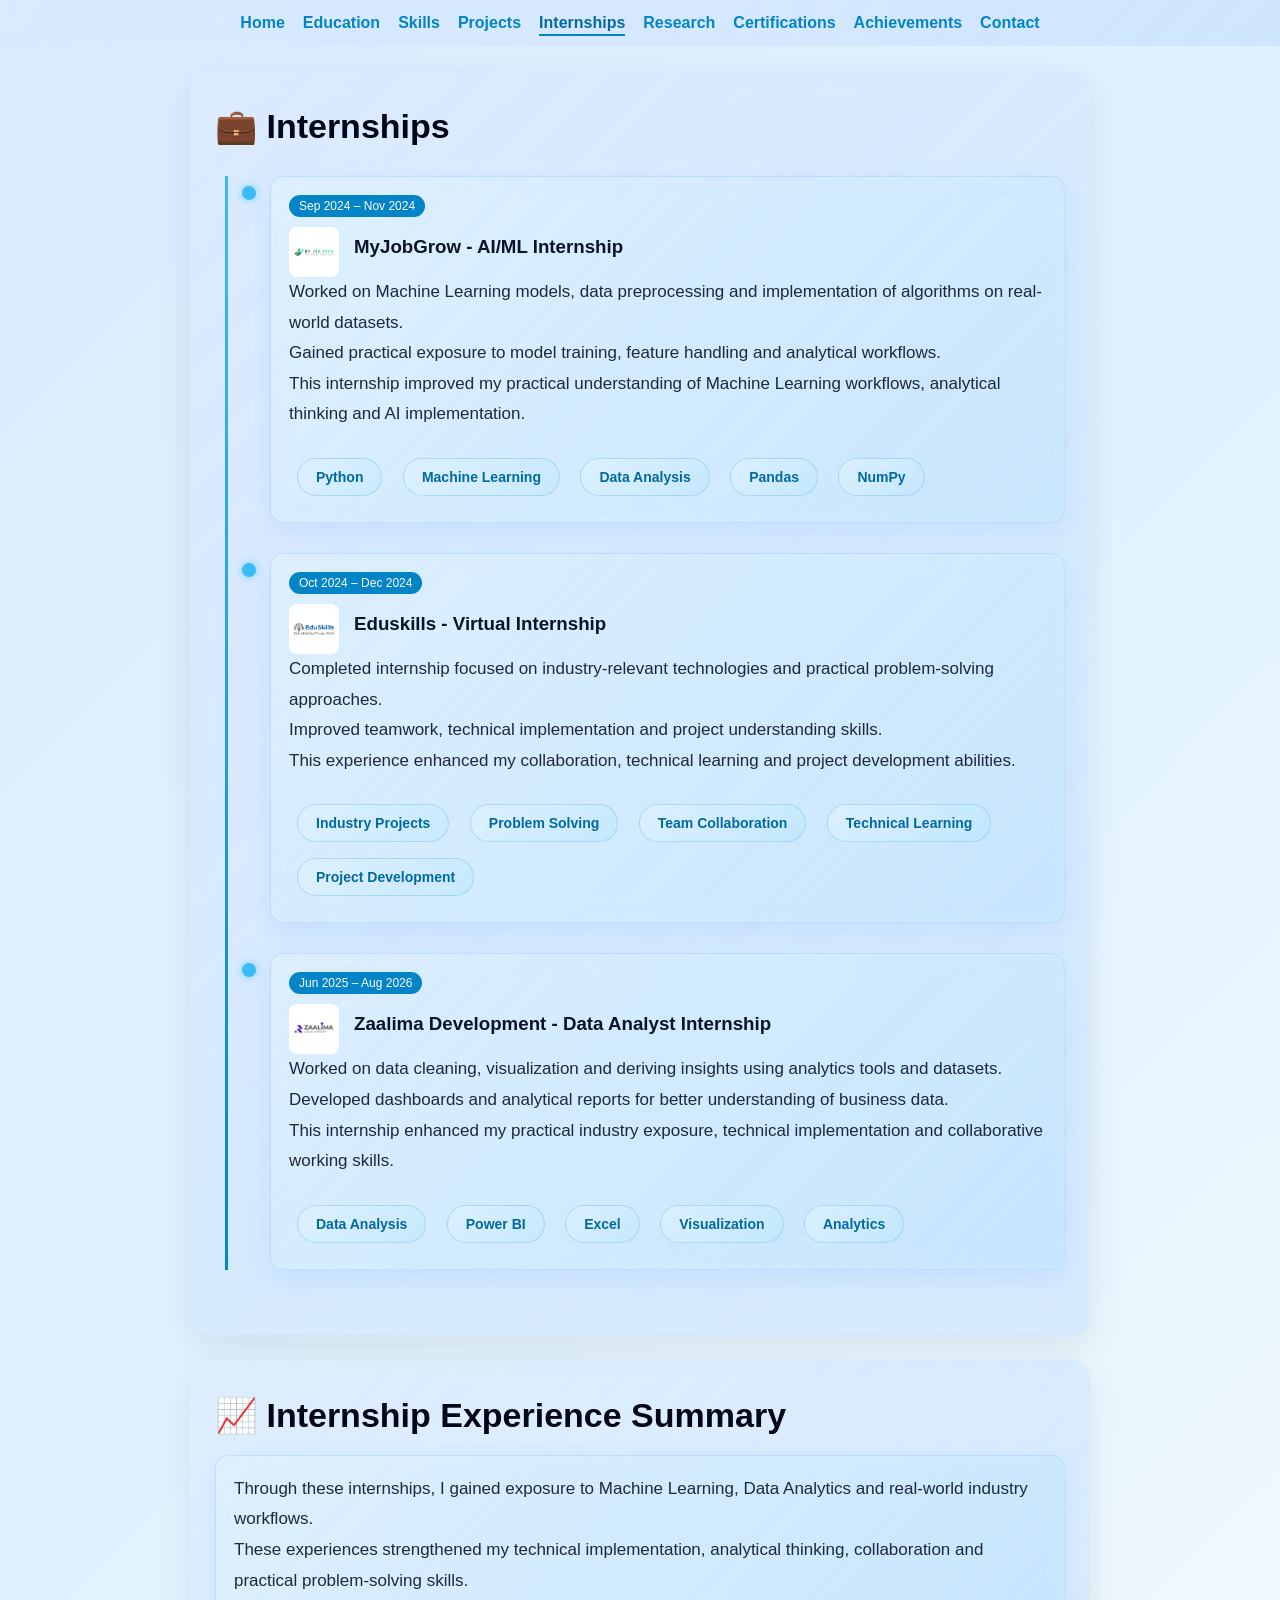
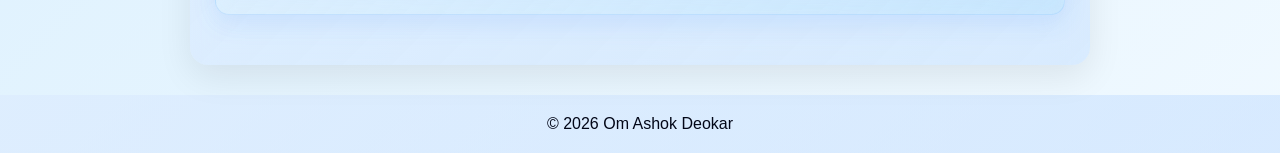
<file: internships.html>
<!DOCTYPE html>
<html lang="en">

<head>

  <meta charset="UTF-8">
  <meta name="viewport" content="width=device-width, initial-scale=1.0">

  <title>Internships | Om Deokar</title>

  <link rel="stylesheet" href="style.css?v=2">

</head>

<body>

<!-- NAVBAR -->
<nav>

  <a href="index.html">Home</a>
  <a href="education.html">Education</a>
  <a href="skills.html">Skills</a>
  <a href="projects.html">Projects</a>
  <a href="internships.html" class="active">Internships</a>
  <a href="research.html">Research</a>
  <a href="certifications.html">Certifications</a>
  <a href="achievements.html">Achievements</a>
  <a href="contact.html">Contact</a>

</nav>

<!-- INTERNSHIP SECTION -->
<section class="timeline-section">

  <h2>💼 Internships</h2>

  <div class="timeline">

    <!-- MYJOBGROW -->
    <div class="timeline-item">

      <div class="timeline-dot"></div>

      <div class="timeline-content">

        <span class="date-badge">Sep 2024 – Nov 2024</span>

        <div class="edu-flex">

          <img src="job.jpg"
               class="edu-logo"
               alt="MyJobGrow Logo">

          <h3>
            <a href="MyJobGrowi.pdf"
               target="_blank"
               class="internship-link">

               MyJobGrow - AI/ML Internship

            </a>
          </h3>

        </div>

        <p>
          Worked on Machine Learning models,
          data preprocessing and implementation
          of algorithms on real-world datasets.
        </p>

        <p>
          Gained practical exposure to model training,
          feature handling and analytical workflows.
        </p>

        <p>
          This internship improved my practical
          understanding of Machine Learning workflows,
          analytical thinking and AI implementation.
        </p>

        <div class="skills-box">

          <span>Python</span>
          <span>Machine Learning</span>
          <span>Data Analysis</span>
          <span>Pandas</span>
          <span>NumPy</span>

        </div>

      </div>

    </div>

    <!-- EDUSKILLS -->
    <div class="timeline-item">

      <div class="timeline-dot"></div>

      <div class="timeline-content">

        <span class="date-badge">Oct 2024 – Dec 2024</span>

        <div class="edu-flex">

          <img src="Eduskills.png"
               class="edu-logo"
               alt="Eduskills Logo">

          <h3>
            <a href="Eduskillsi.pdf"
               target="_blank"
               class="internship-link">

               Eduskills - Virtual Internship

            </a>
          </h3>

        </div>

        <p>
          Completed internship focused on
          industry-relevant technologies and
          practical problem-solving approaches.
        </p>

        <p>
          Improved teamwork, technical implementation
          and project understanding skills.
        </p>

        <p>
          This experience enhanced my collaboration,
          technical learning and project development abilities.
        </p>

        <div class="skills-box">

          <span>Industry Projects</span>
          <span>Problem Solving</span>
          <span>Team Collaboration</span>
          <span>Technical Learning</span>
          <span>Project Development</span>

        </div>

      </div>

    </div>

    <!-- ZAALIMA -->
    <div class="timeline-item">

      <div class="timeline-dot"></div>

      <div class="timeline-content">

        <span class="date-badge">Jun 2025 – Aug 2026</span>

        <div class="edu-flex">

          <img src="zaalima.jpg"
               class="edu-logo"
               alt="Zaalima Logo">

          <h3>
            <a href="Zaalimai.pdf"
               target="_blank"
               class="internship-link">

               Zaalima Development - Data Analyst Internship

            </a>
          </h3>

        </div>

        <p>
          Worked on data cleaning, visualization
          and deriving insights using analytics
          tools and datasets.
        </p>

        <p>
          Developed dashboards and analytical reports
          for better understanding of business data.
        </p>

        <p>
          This internship enhanced my practical
          industry exposure, technical implementation
          and collaborative working skills.
        </p>

        <div class="skills-box">

          <span>Data Analysis</span>
          <span>Power BI</span>
          <span>Excel</span>
          <span>Visualization</span>
          <span>Analytics</span>

        </div>

      </div>

    </div>

  </div>

</section>

<!-- EXPERIENCE SUMMARY -->
<section>

  <h2>📈 Internship Experience Summary</h2>

  <div class="project">

    <p>
      Through these internships, I gained exposure
      to Machine Learning, Data Analytics and
      real-world industry workflows.
    </p>

    <p>
      These experiences strengthened my technical
      implementation, analytical thinking,
      collaboration and practical problem-solving skills.
    </p>

  </div>

</section>

<!-- FOOTER -->
<footer>

  <p>© 2026 Om Ashok Deokar</p>

</footer>

</body>
</html>
</file>
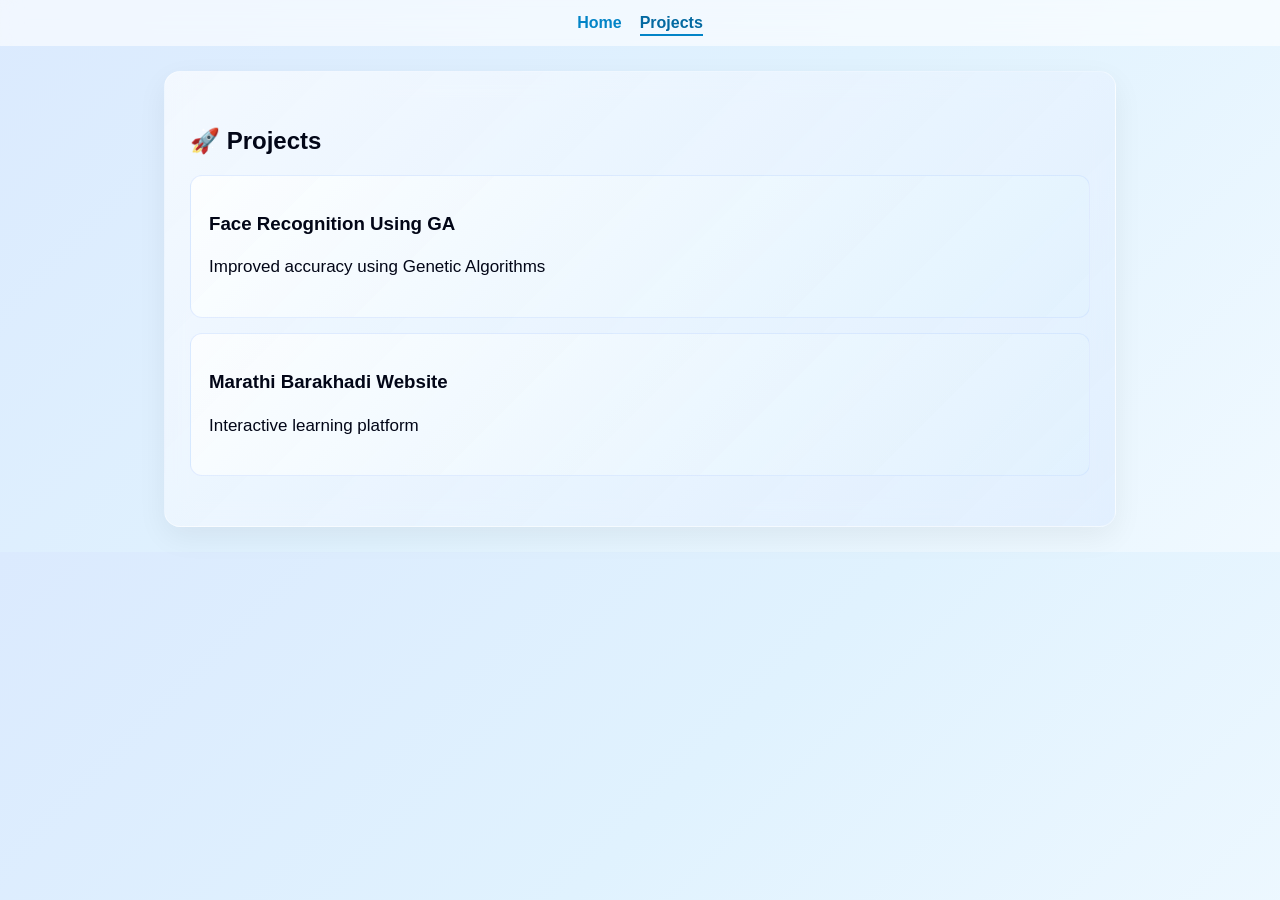
<file: Projects.html>
<!DOCTYPE html>
<html>
<head>
<title>Projects</title>
<link rel="stylesheet" href="Style.css">
</head>

<body>

<nav>
<a href="Index.html">Home</a>
<a href="Projects.html" class="active">Projects</a>
</nav>

<section>
<h2>🚀 Projects</h2>

<div class="project">
<h3>Face Recognition Using GA</h3>
<p>Improved accuracy using Genetic Algorithms</p>
</div>

<div class="project">
<h3>Marathi Barakhadi Website</h3>
<p>Interactive learning platform</p>
</div>

</section>

</body>
</html>
</file>
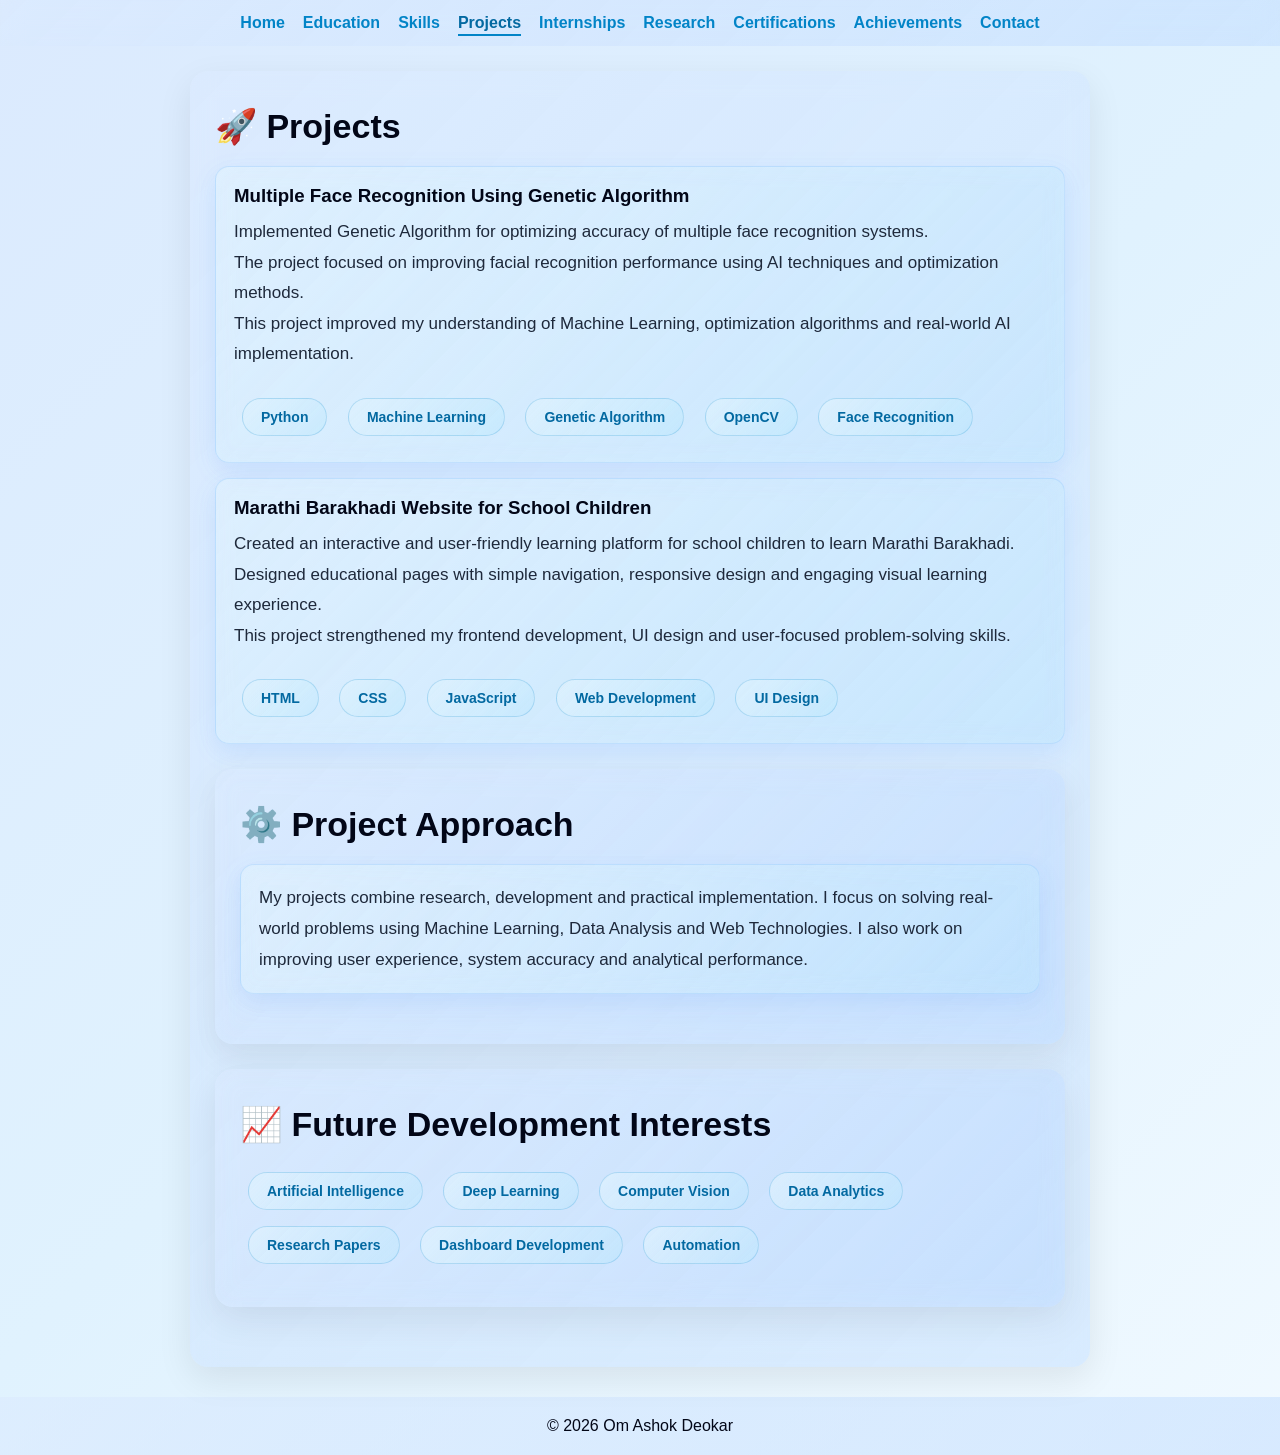
<file: projects.html>
<!DOCTYPE html>
<html>
<head>

  <title>Projects | Om Deokar</title>
  <link rel="stylesheet" href="style.css">

</head>

<body>

<!-- NAVBAR -->
<nav>

  <a href="index.html">Home</a>
  <a href="education.html">Education</a>
  <a href="skills.html">Skills</a>
  <a href="projects.html" class="active">Projects</a>
  <a href="internships.html">Internships</a>
  <a href="research.html">Research</a>
  <a href="certifications.html">Certifications</a>
  <a href="achievements.html">Achievements</a>
  <a href="contact.html">Contact</a>

</nav>

<!-- PROJECTS -->
<section>

<h2>🚀 Projects</h2>

<!-- PROJECT 1 -->
<div class="project">

  <h3>Multiple Face Recognition Using Genetic Algorithm</h3>

  <p>
    Implemented Genetic Algorithm for optimizing accuracy
    of multiple face recognition systems.
  </p>

  <p>
    The project focused on improving facial recognition
    performance using AI techniques and optimization methods.
  </p>

  <p>
  This project improved my understanding of Machine Learning,
  optimization algorithms and real-world AI implementation.
</p>

  <div class="skills-box">

    <span>Python</span>
    <span>Machine Learning</span>
    <span>Genetic Algorithm</span>
    <span>OpenCV</span>
    <span>Face Recognition</span>

  </div>

</div>

<!-- PROJECT 2 -->
<div class="project">

  <h3>Marathi Barakhadi Website for School Children</h3>

  <p>
    Created an interactive and user-friendly learning platform
    for school children to learn Marathi Barakhadi.
  </p>

  <p>
    Designed educational pages with simple navigation,
    responsive design and engaging visual learning experience.
  </p>

  <p>
  This project strengthened my frontend development,
  UI design and user-focused problem-solving skills.
</p>

  <div class="skills-box">

    <span>HTML</span>
    <span>CSS</span>
    <span>JavaScript</span>
    <span>Web Development</span>
    <span>UI Design</span>

  </div>

</div>

<!-- PROJECT APPROACH -->
<section>

  <h2>⚙️ Project Approach</h2>

  <div class="project">

    <p>
      My projects combine research, development and practical
      implementation. I focus on solving real-world problems
      using Machine Learning, Data Analysis and Web Technologies.
      I also work on improving user experience, system accuracy
      and analytical performance.
    </p>

  </div>

</section>

<!-- FUTURE INTERESTS -->
<section>

  <h2>📈 Future Development Interests</h2>

  <div class="skills-box">

    <span>Artificial Intelligence</span>
    <span>Deep Learning</span>
    <span>Computer Vision</span>
    <span>Data Analytics</span>
    <span>Research Papers</span>
    <span>Dashboard Development</span>
    <span>Automation</span>

  </div>

</section>

</section>

<!-- FOOTER -->
<footer>

  <p>© 2026 Om Ashok Deokar</p>

</footer>

</body>
</html>
</file>
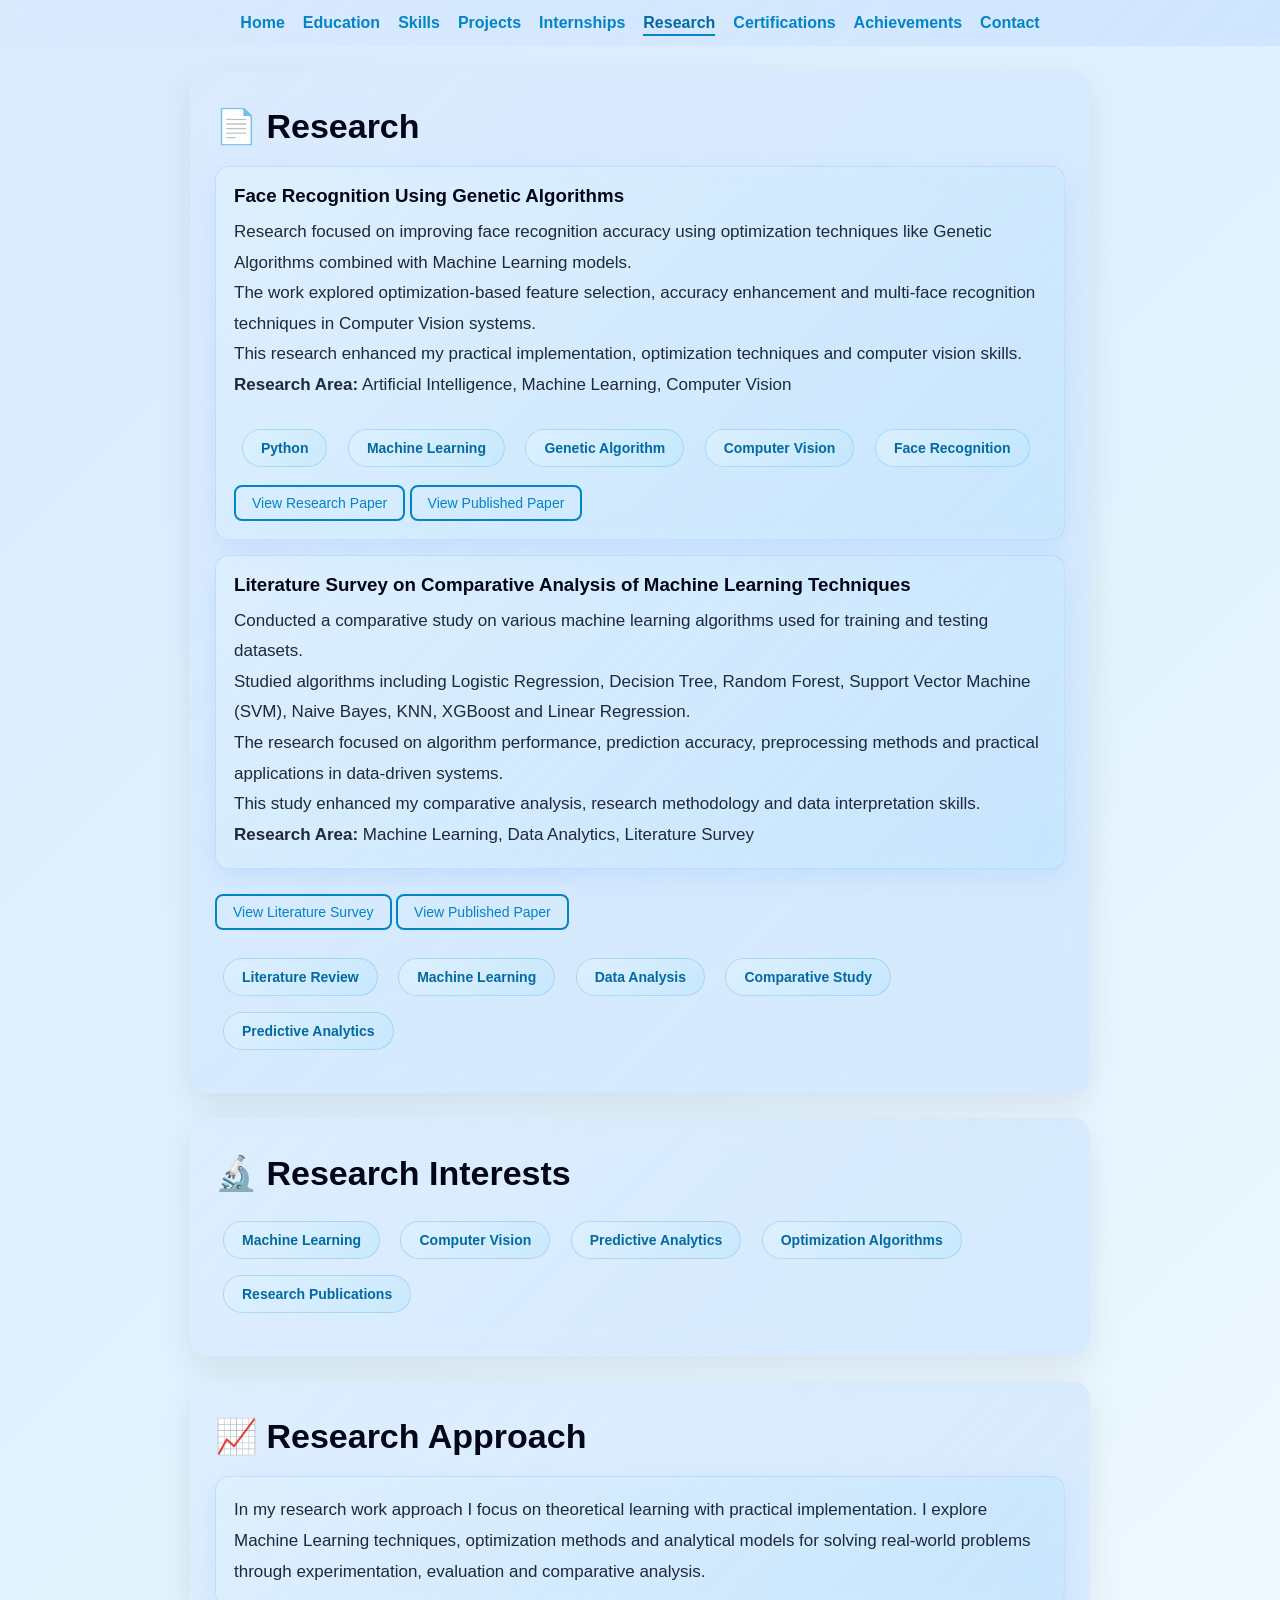
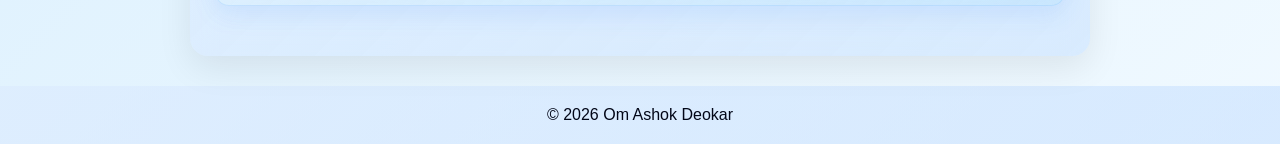
<file: research.html>
<!DOCTYPE html>
<html lang="en">
<head>

  <meta charset="UTF-8">
  <title>Research | Om Deokar</title>
  <link rel="stylesheet" href="style.css">

</head>

<body>

<!-- NAVBAR -->
<nav>

  <a href="index.html">Home</a>
  <a href="education.html">Education</a>
  <a href="skills.html">Skills</a>
  <a href="projects.html">Projects</a>
  <a href="internships.html">Internships</a>
  <a href="research.html" class="active">Research</a>
  <a href="certifications.html">Certifications</a>
  <a href="achievements.html">Achievements</a>
  <a href="contact.html">Contact</a>

</nav>

<!-- RESEARCH SECTION -->
<section>

  <h2>📄 Research</h2>

  <!-- PAPER 1 -->
<div class="project">

  <h3>Face Recognition Using Genetic Algorithms</h3>

  <p>
    Research focused on improving face recognition accuracy
    using optimization techniques like Genetic Algorithms
    combined with Machine Learning models.
  </p>

  <p>
    The work explored optimization-based feature selection,
    accuracy enhancement and multi-face recognition techniques
    in Computer Vision systems.
  </p>

  <p>
    This research enhanced my practical implementation,
    optimization techniques and computer vision skills.
  </p>

  <p>
    <b>Research Area:</b>
    Artificial Intelligence, Machine Learning,
    Computer Vision
  </p>

  <div class="skills-box">

    <span>Python</span>
    <span>Machine Learning</span>
    <span>Genetic Algorithm</span>
    <span>Computer Vision</span>
    <span>Face Recognition</span>

  </div>

  <div class="contact-buttons">

    <!-- Major Research Paper -->
    <a href="Major_Research_Paper.pdf"
       target="_blank"
       class="button-outline">
      View Research Paper
    </a>

    <!-- Published Journal -->
    <a href="https://share.google/K48ubYmjzwi8IpXxP"
       target="_blank"
       class="button-outline">
      View Published Paper
    </a>

  </div>

</div>
  <!-- PAPER 2 -->

  </div>

  <!-- PAPER 2 -->
  <div class="project">

    <h3>
      Literature Survey on Comparative Analysis of
      Machine Learning Techniques
    </h3>

    <p>
      Conducted a comparative study on various machine learning
      algorithms used for training and testing datasets.
    </p>

    <p>
      Studied algorithms including Logistic Regression,
      Decision Tree, Random Forest, Support Vector Machine (SVM),
      Naive Bayes, KNN, XGBoost and Linear Regression.
    </p>

    <p>
      The research focused on algorithm performance,
      prediction accuracy, preprocessing methods and
      practical applications in data-driven systems.
    </p>

    <p>
  This study enhanced my comparative analysis,
  research methodology and data interpretation skills.
</p>

    <p>
      <b>Research Area:</b>
      Machine Learning, Data Analytics,
      Literature Survey
    </p>

     </div>

    <!-- BUTTONS -->
    <div class="contact-buttons">

      <!-- Literature Survey Paper -->
      <a href="Capstone_Research_Paper.pdf"
         target="_blank"
         class="button-outline">
         View Literature Survey
      </a>

      <!-- Conference / Publication -->
      <a href="Capstone_Journal_Publication.pdf"
         target="_blank"
         class="button-outline">
         View Published Paper
      </a>

    </div>

    <div class="skills-box">

      <span>Literature Review</span>
      <span>Machine Learning</span>
      <span>Data Analysis</span>
      <span>Comparative Study</span>
      <span>Predictive Analytics</span>
    
    </div>

  </div>

</section>

<!-- RESEARCH INTERESTS -->
<section>

  <h2>🔬 Research Interests</h2>

  <div class="skills-box">

    <span>Machine Learning</span>
    <span>Computer Vision</span>
    <span>Predictive Analytics</span>
    <span>Optimization Algorithms</span>
    <span>Research Publications</span>

  </div>

  </div>

</section>

</section>

<!-- RESEARCH APPROACH -->
<section>

  <h2>📈 Research Approach</h2>

  <div class="project">

    <p>
      In my research work approach I focus on theoretical learning
      with practical implementation. I explore Machine Learning
      techniques, optimization methods and analytical models
      for solving real-world problems through experimentation,
      evaluation and comparative analysis.
    </p>

  </div>

</section>

<!-- FOOTER -->
<footer>

  <p>© 2026 Om Ashok Deokar</p>

</footer>

</body>
</html>
</file>
<file: Style.css>
/* SMOOTH SCROLL */
html {
  scroll-behavior: smooth;
}

/* BODY */
body {
  margin: 0;
  font-family: 'Segoe UI', sans-serif;
  background: linear-gradient(135deg, #dbeafe, #e0f2fe, #f0f9ff);
  color: #020617;
}

/* NAVBAR */
nav {
  display: flex;
  justify-content: center;
  flex-wrap: wrap;
  gap: 18px;
  background: rgba(255,255,255,0.6);
  backdrop-filter: blur(12px);
  padding: 14px;
  position: sticky;
  top: 0;
  z-index: 1000;
}

nav a {
  color: #0284c7;
  text-decoration: none;
  font-weight: 600;
  position: relative;
  transition: 0.3s;
}

nav a:hover {
  color: #0369a1;
}

/* ACTIVE NAV */
nav a.active {
  color: #0369a1;
}

/* UNDERLINE */
nav a::after {
  content: "";
  position: absolute;
  width: 0%;
  height: 2px;
  left: 0;
  bottom: -4px;
  background: #0284c7;
  transition: 0.3s;
}

nav a:hover::after,
nav a.active::after {
  width: 100%;
}

/* HERO */
.hero {
  text-align: center;
  padding: 60px 20px;
  background: rgba(255,255,255,0.7);
  backdrop-filter: blur(12px);
  margin: 30px auto;
  max-width: 900px;
  border-radius: 20px;
  box-shadow: 0 15px 40px rgba(0,0,0,0.08);
}

.profile-img {
  width: 170px;
  height: 170px;
  border-radius: 15px;
  border: 3px solid #38bdf8;
  object-fit: cover;
}

h1 {
  font-size: 42px;
  color: #0369a1;
}

.hero p {
  font-size: 18px;
}

/* HERO LINE */
.hero-line {
  width: 80px;
  height: 3px;
  background: #38bdf8;
  margin: 15px auto;
  border-radius: 10px;
}

/* FLOAT TEXT */
.floating-text {
  color: #0284c7;
  animation: floatText 3s infinite;
}

@keyframes floatText {
  0%,100% { transform: translateY(0); }
  50% { transform: translateY(-6px); }
}

/* 🔥 UPDATED SECTIONS (GLASS BLUE CARD) */
section {
  max-width: 900px;
  margin: 25px auto;
  padding: 35px 25px;

  /* NEW */
  background: linear-gradient(
    135deg,
    rgba(255,255,255,0.65),
    rgba(219,234,254,0.6)
  );

  backdrop-filter: blur(12px);
  border-radius: 16px;
  box-shadow: 0 10px 30px rgba(0,0,0,0.06);
  border: 1px solid rgba(255,255,255,0.4);
}

section:hover {
  transform: translateY(-5px);
  transition: 0.3s;
}

/* TEXT */
section p {
  font-size: 17px;
  line-height: 1.7;
}

/* 🔥 UPDATED PROJECT CARDS */
.project {
  background: linear-gradient(
    135deg,
    rgba(255,255,255,0.75),
    rgba(224,242,254,0.7)
  );

  padding: 18px;
  margin: 15px 0;
  border-radius: 12px;
  border: 1px solid rgba(200,220,255,0.5);
  transition: 0.3s;
}

.project:hover {
  transform: translateY(-5px);
  box-shadow: 0 8px 20px rgba(59,130,246,0.15);
}

/* EDUCATION FLEX */
.edu-flex {
  display: flex;
  align-items: center;
  gap: 12px;
  flex-wrap: wrap;
}

.edu-logo {
  width: 55px;
  height: 55px;
  object-fit: contain;
  border: none;
}

/* SKILLS */
.tech-stack {
  display: flex;
  flex-wrap: wrap;
  gap: 12px;
}

.tech-item {
  display: flex;
  align-items: center;
  gap: 8px;
  background: rgba(224,242,254,0.8);
  padding: 8px 12px;
  border-radius: 8px;
  font-size: 14px;
  transition: 0.3s;
}

.tech-item img {
  width: 22px;
  height: 22px;
}

.tech-item:hover {
  background: #38bdf8;
  color: white;
  transform: translateY(-3px);
}

/* CERTIFICATIONS */
.cert-flex {
  display: flex;
  align-items: center;
  gap: 12px;
}

.cert-logo {
  width: 45px;
  height: 45px;
  object-fit: contain;
  border: none;
}

/* BUTTON */
.button {
  display: inline-block;
  margin-top: 10px;
  background: #0284c7;
  padding: 8px 18px;
  border-radius: 8px;
  color: white;
  text-decoration: none;
  transition: 0.3s;
}

.button:hover {
  background: #0369a1;
  transform: scale(1.08);
}

/* CONTACT */
#contact p {
  margin: 8px 0;
}

/* FOOTER */
footer {
  text-align: center;
  padding: 20px;
  background: rgba(219,234,254,0.6);
}

/* SCROLL ANIMATION FIX */
.hidden {
  opacity: 1;
  transform: none;
}

.show {
  opacity: 1;
}
</file>
<file: style.css>
/* ================= RESET ================= */
* {
  margin: 0;
  padding: 0;
  box-sizing: border-box;
}

/* ================= GLOBAL ================= */
html {
  scroll-behavior: smooth;
}

body {
  font-family: 'Segoe UI', sans-serif;
  background: linear-gradient(135deg, #dbeafe, #e0f2fe, #f0f9ff);
  color: #020617;
}

/* remove default link style */
a {
  text-decoration: none;
  color: inherit;
}

/* ================= NAVBAR ================= */
nav {
  display: flex;
  justify-content: center;
  flex-wrap: wrap;
  gap: 18px;
  padding: 14px;

  background: linear-gradient(
    135deg,
    rgba(219,234,254,0.6),
    rgba(191,219,254,0.5)
  );

  backdrop-filter: blur(12px);
  position: sticky;
  top: 0;
  z-index: 1000;
}

nav a {
  color: #0284c7;
  font-weight: 600;
  position: relative;
  transition: 0.3s;
}

nav a:hover {
  color: #0369a1;
}

nav a.active {
  color: #0369a1;
}

/* underline */
nav a::after {
  content: "";
  position: absolute;
  width: 0%;
  height: 2px;
  left: 0;
  bottom: -4px;
  background: #0284c7;
  transition: 0.3s;
}

nav a:hover::after,
nav a.active::after {
  width: 100%;
}

/* ================= HERO ================= */
.hero {
  text-align: center;
  padding: 60px 20px;
  max-width: 900px;
  margin: 30px auto;
  border-radius: 20px;

  background: linear-gradient(
    135deg,
    rgba(219,234,254,0.6),
    rgba(191,219,254,0.5)
  );

  backdrop-filter: blur(12px);
  box-shadow: 0 15px 40px rgba(0,0,0,0.08);

  transition: all 0.4s ease;
}

.hero:hover {
  transform: translateY(-8px);
  box-shadow: 0 25px 60px rgba(2,132,199,0.25);
}

/* profile */
.profile-img {
  width: 170px;
  height: 170px;
  border-radius: 16px;
  border: 3px solid #38bdf8;
  object-fit: cover;
}

h1 {
  font-size: 38px;
  color: #0369a1;
  margin: 12px 0;
}

.subtitle {
  font-size: 18px;
}

.highlight {
  color: #0284c7;
}

.typing-text,
.typing-sub {
  white-space: nowrap;
  overflow: hidden;
  display: inline-block;

  border-right: none !important;
  animation: none !important;
}

/* ================= SECTION ================= */
section {
  max-width: 900px;
  margin: 25px auto;
  padding: 35px 25px;
  border-radius: 18px;

  background: linear-gradient(
    135deg,
    rgba(219,234,254,0.55),
    rgba(191,219,254,0.45)
  );

  backdrop-filter: blur(12px);
  box-shadow: 0 12px 35px rgba(0,0,0,0.08);
}

/* ================= CARDS ================= */
.project,
.timeline-content {
  background: linear-gradient(
    135deg,
    rgba(224,242,254,0.6),
    rgba(186,230,253,0.4)
  );

  backdrop-filter: blur(10px);
  border: 1px solid rgba(147,197,253,0.35);
  border-radius: 14px;

  padding: 18px;
  margin: 15px 0;

  box-shadow: 0 8px 25px rgba(59,130,246,0.12);

  transition: all 0.3s ease;
}

.project:hover,
.timeline-content:hover {
  transform: translateY(-6px);
  box-shadow: 0 18px 40px rgba(59,130,246,0.25);
}

/* ================= BUTTON ================= */
.button-outline {
  display: inline-block;
  margin-top: 10px;
  padding: 8px 16px;

  border-radius: 8px;
  border: 2px solid #0284c7;
  color: #0284c7;

  font-weight: 500;
  font-size: 14px;

  transition: all 0.3s ease;
}

.button-outline:hover {
  background: #0284c7;
  color: white;
  transform: translateY(-2px);
  box-shadow: 0 5px 15px rgba(2,132,199,0.3);
}

/* ================= TIMELINE ================= */
.timeline {
  position: relative;
  margin-top: 30px;
  padding-left: 25px;
}

.timeline::before {
  content: "";
  position: absolute;
  left: 10px;
  top: 0;
  width: 3px;
  height: 100%;
  background: linear-gradient(#38bdf8, #0284c7);
}

.timeline-item {
  position: relative;
  margin-bottom: 30px;
  padding-left: 30px;
}

.timeline-dot {
  position: absolute;
  left: 2px;
  top: 10px;
  width: 14px;
  height: 14px;
  background: #38bdf8;
  border-radius: 50%;
  box-shadow: 0 0 10px rgba(56,189,248,0.6);
}

.date-badge {
  display: inline-block;
  font-size: 12px;
  background: #0284c7;
  color: white;
  padding: 4px 10px;
  border-radius: 20px;
  margin-bottom: 10px;
}

/* ================= EDUCATION ================= */
.edu-flex {
  display: flex;
  align-items: center;
  gap: 15px;
}

.edu-logo {
  width: 50px;
  height: 50px;
  object-fit: contain;
  background: white;
  padding: 5px;
  border-radius: 8px;
}

/* 🔥 SPPU FIX (IMPORTANT) */
.edu-logo-small {
  width: 80px;
  height: auto;
  margin-top: 8px;
  object-fit: contain;
}

/* ================= SKILLS ================= */
.skill {
  margin-bottom: 25px;
}

.skill-header {
  display: flex;
  align-items: center;
  justify-content: space-between;
  margin-bottom: 6px;
  font-weight: 600;
}

.percent {
  font-size: 14px;
  color: #0284c7;
}

/* bar */
.skill-bar {
  width: 100%;
  height: 14px;
  background: rgba(226,232,240,0.7);
  border-radius: 10px;
  overflow: hidden;
}

/* fill animation */
.skill-fill {
  height: 100%;
  width: 0;
  background: linear-gradient(90deg, #38bdf8, #0284c7);
  border-radius: 10px;
  position: relative;
  animation: fillBar 2s ease forwards;
}

@keyframes fillBar {
  from { width: 0; }
}

/* shine effect */
.skill-fill::after {
  content: "";
  position: absolute;
  top: 0;
  left: -50%;
  width: 50%;
  height: 100%;
  background: rgba(255,255,255,0.4);
  transform: skewX(-20deg);
  animation: shine 2s infinite;
}

@keyframes shine {
  0% { left: -50%; }
  100% { left: 120%; }
}

/* ================= FOOTER ================= */
footer {
  text-align: center;
  padding: 20px;
  margin-top: 30px;

  background: linear-gradient(
    135deg,
    rgba(219,234,254,0.6),
    rgba(191,219,254,0.5)
  );
}

/* ================= HERO DESCRIPTION ================= */

.hero-desc{
  max-width: 700px;
  margin: 18px auto 0;
  font-size: 17px;
  line-height: 1.7;
  color: #475569;
}

/* ================= HYBRID SKILLS TAGS ================= */

.skills-box{
  margin-top: 20px;
}

.skills-box span{

  display: inline-block;

  background: linear-gradient(
    135deg,
    rgba(224,242,254,0.7),
    rgba(186,230,253,0.5)
  );

  color: #0369a1;

  padding: 10px 18px;
  margin: 8px;

  border-radius: 30px;

  font-weight: 600;
  font-size: 14px;

  border: 1px solid rgba(2,132,199,0.2);

  transition: all 0.3s ease;
}

.skills-box span:hover{
  transform: translateY(-3px);
  background: #0284c7;
  color: white;

  box-shadow: 0 10px 20px rgba(2,132,199,0.25);
}

/* ================= SECTION TITLE IMPROVEMENT ================= */

section h2{

  font-size: 34px;
  margin-bottom: 20px;
  color: #020617;
}

/* ================= BETTER PARAGRAPH READABILITY ================= */

section p{

  line-height: 1.8;
  color: #1e293b;
  font-size: 17px;
}

/* ================= CARD TITLE ================= */

.project h3,
.timeline-content h3{

  color: #020617;
  margin-bottom: 10px;
}

/* ================= SMOOTH PAGE ANIMATION ================= */

section,
.hero{

  animation: fadeUp 0.7s ease;
}

@keyframes fadeUp{

  from{
    opacity: 0;
    transform: translateY(20px);
  }

  to{
    opacity: 1;
    transform: translateY(0);
  }
}

/* =========================
   ACHIEVEMENTS GRID
========================= */

.achievement-grid{
    display:grid;
    grid-template-columns:repeat(auto-fit,minmax(420px,1fr));
    gap:25px;
    margin-top:30px;
}

.achievement-card{
    background:linear-gradient(135deg,#dbeeff,#cfe3f5);
    padding:28px;
    border-radius:22px;
    border:1px solid #b7d6f3;
    box-shadow:0 8px 20px rgba(0,0,0,0.05);
    transition:0.3s;
}

.achievement-card:hover{
    transform:translateY(-5px);
}

.achievement-card h3{
    color:#03122e;
    margin-bottom:15px;
    font-size:30px;
}

.achievement-card p{
    color:#374151;
    line-height:1.8;
    font-size:19px;
}

/* =========================
   HIGHLIGHTS GRID
========================= */

.stats-grid{
    display:grid;
    grid-template-columns:repeat(auto-fit,minmax(200px,1fr));
    gap:25px;
    margin-top:30px;
}

.stat-card{
    background:linear-gradient(135deg,#dbeeff,#cfe3f5);
    padding:35px 20px;
    border-radius:22px;
    text-align:center;
    border:1px solid #b7d6f3;
    box-shadow:0 8px 20px rgba(0,0,0,0.05);
    transition:0.3s;
}

.stat-card:hover{
    transform:translateY(-5px) scale(1.02);
}

.stat-card h3{
    font-size:52px;
    color:#0077c8;
    margin-bottom:10px;
}

.stat-card p{
    font-size:20px;
    color:#374151;
    font-weight:600;
}

/* =========================
   MOBILE RESPONSIVE
========================= */

@media(max-width:768px){

    .achievement-grid{
        grid-template-columns:1fr;
    }

    .stats-grid{
        grid-template-columns:1fr 1fr;
    }

    .achievement-card h3{
        font-size:24px;
    }

}

.contact-link{
    color:#0b74c9;
    text-decoration:none;
    transition:0.3s;
    font-weight:500;
}

.contact-link:hover{
    color:#005ea6;
    text-decoration:underline;
}

/* =========================
   ACHIEVEMENTS PAGE FIX
========================= */

.achievement-grid{
    display:grid;
    grid-template-columns:repeat(auto-fit,minmax(350px,1fr));
    gap:25px;
    margin-top:25px;
}

.achievement-card{

    background: linear-gradient(
        135deg,
        rgba(224,242,254,0.6),
        rgba(186,230,253,0.4)
    );

    backdrop-filter: blur(10px);

    border:1px solid rgba(147,197,253,0.35);

    border-radius:16px;

    padding:25px;

    box-shadow:0 8px 25px rgba(59,130,246,0.12);

    transition:0.3s ease;
}

.achievement-card:hover{
    transform:translateY(-5px);
    box-shadow:0 18px 40px rgba(59,130,246,0.25);
}

.achievement-card h3{
    font-size:24px;
    margin-bottom:12px;
    color:#020617;
}

.achievement-card p{
    font-size:17px;
    line-height:1.8;
    color:#1e293b;
}

/* =========================
   HIGHLIGHTS SECTION
========================= */

.stats-grid{
    display:grid;
    grid-template-columns:repeat(auto-fit,minmax(180px,1fr));
    gap:20px;
    margin-top:25px;
}

.stat-card{

    background: linear-gradient(
        135deg,
        rgba(224,242,254,0.6),
        rgba(186,230,253,0.4)
    );

    padding:25px;

    border-radius:16px;

    text-align:center;

    border:1px solid rgba(147,197,253,0.35);

    box-shadow:0 8px 25px rgba(59,130,246,0.12);

    transition:0.3s ease;
}

.stat-card:hover{
    transform:translateY(-5px);
}

.stat-card h3{
    font-size:42px;
    color:#0284c7;
    margin-bottom:8px;
}

.stat-card p{
    font-size:16px;
    color:#334155;
    font-weight:600;
}

/* =========================
   MOBILE FIX
========================= */

@media(max-width:768px){

    .achievement-grid{
        grid-template-columns:1fr;
    }

    .stats-grid{
        grid-template-columns:1fr 1fr;
    }

}

/* INTERNSHIP LINKS */

.internship-link{
  text-decoration: none;
  color: #0b132b;
  transition: 0.3s;
}

.internship-link:hover{
  color: #0077cc;
}
</file>
